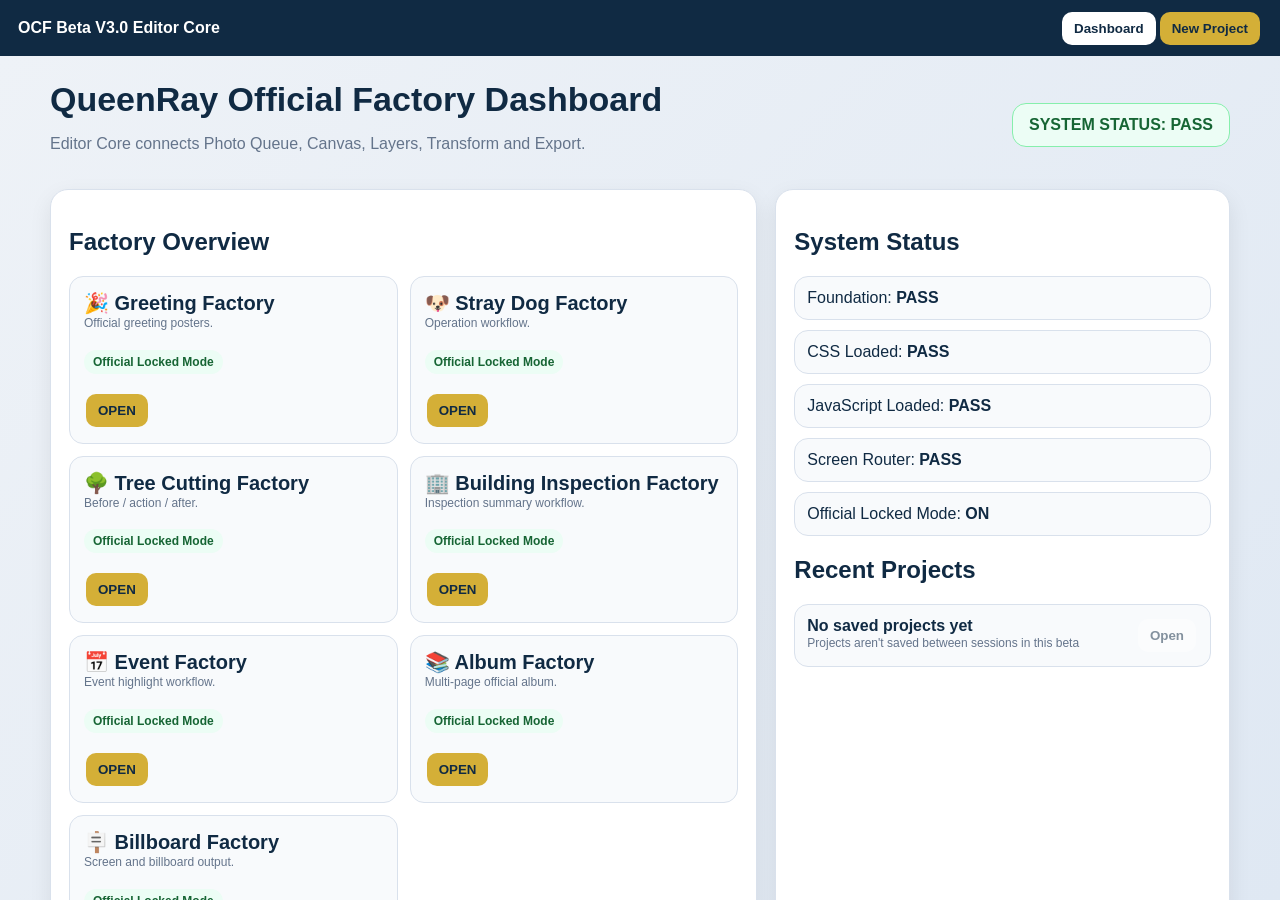
<file: index.html>
<!DOCTYPE html><html><head><meta charset='utf-8'><title>OCF Beta V3.0 Editor Core</title><link rel='stylesheet' href='css/main.css'></head><body>
<div class="top"><b id="topTitle">OCF Beta V3.0 Editor Core</b><div><button class="btn light" onclick="backDashboard()">Dashboard</button><button class="btn gold" onclick="newProject()">New Project</button></div></div>
<input id="photoInput" type="file" accept="image/jpeg,image/png,image/webp" multiple style="display:none" onchange="handlePhotos(event)">
<main id="dashboardScreen" class="screen"><section class="header"><div><h1>QueenRay Official Factory Dashboard</h1><p>Editor Core connects Photo Queue, Canvas, Layers, Transform and Export.</p></div><div class="status">SYSTEM STATUS: PASS</div></section><section class="grid"><div class="card" id="factoryOverviewPanel"><h2>Factory Overview</h2><div id="factoryGrid" class="factoryGrid"></div></div><div class="card"><h2>System Status</h2><div class="panel">Foundation: <b id="foundationStatus">CHECKING</b></div><div class="panel">CSS Loaded: <b id="cssStatus">CHECKING</b></div><div class="panel">JavaScript Loaded: <b id="jsStatus">CHECKING</b></div><div class="panel">Screen Router: <b id="routerStatus">CHECKING</b></div><div class="panel">Official Locked Mode: <b>ON</b></div><h2>Recent Projects</h2><div class="projectRow"><div><b>No saved projects yet</b><div class="small">Projects aren't saved between sessions in this beta</div></div><button class="btn light" disabled title="No saved projects yet">Open</button></div></div></section></main>
<main id="workspaceScreen" class="screen"><div class="workspaceTop"><div><b id="activeFactoryName">Greeting Factory</b><span id="activeFactoryDesc">Official greeting poster workflow</span></div><div><button class="btn light" onclick="backDashboard()">← Back to Dashboard</button><button class="btn gold" onclick="exportPNG()">Export PNG</button></div></div><div class="workflowTop"><span onclick="menuUploadPhotos()">Upload Photos</span><span onclick="menuPhotoQueue()">Photo Queue</span><span onclick="menuChooseHero()">Choose Hero</span><span onclick="menuCanvas()">Canvas</span><span onclick="menuTransform()">Transform</span><span onclick="menuLayers()">Layers</span><span onclick="menuExport()">Export</span></div>
<div class="workgrid"><aside class="left"><h3>Workflow</h3><div class="step">Dashboard → Factory → Workspace</div><div class="step">Upload Photos → Photo Queue</div><div class="step">Choose Hero → Canvas</div><div class="step">Object Transform → Layer Engine</div><div class="step">Export PNG</div><h3 id="uploadHeading">Upload Photos</h3><button class="btn gold" onclick="uploadPhotos()">Upload Photos</button><div id="dropZone" class="dropZone">Drag & Drop JPG / PNG / WEBP here</div><div class="small" id="photoCount">0 photos</div><h3 id="queueHeading">Photo Queue</h3><div id="queueHint" class="queueHint"></div><div id="photoQueue" class="queue"></div><h3 id="layersHeading">Layers</h3><div id="layersList"></div></aside>
<section class="center" id="canvasSection"><div id="canvasWrap" class="canvasWrap"><div class="canvas" id="canvas"><div id="heroLayer" class="layerObj" style="z-index:1" onmousedown="heroPointerDown(event)" ondblclick="replaceHeroPhoto()"><span class="placeholder">Hero Photo Area</span><img id="heroImg" draggable="false"><div class="handle h-br" onmousedown="resizePointerDown(event)"></div><div class="handle h-rot" onmousedown="handleDown(event,'rotate')"></div></div><div id="support1Layer" class="layerObj slotLayer hidden" style="z-index:2" onmousedown="objectDown(event,'support1Layer')"><span class="placeholder">Photo</span><img id="support1Img" class="slotImg" draggable="false"><div class="handle h-br" onmousedown="handleDown(event,'resize')"></div><div class="handle h-rot" onmousedown="handleDown(event,'rotate')"></div></div><div id="support2Layer" class="layerObj slotLayer hidden" style="z-index:3" onmousedown="objectDown(event,'support2Layer')"><span class="placeholder">Photo</span><img id="support2Img" class="slotImg" draggable="false"><div class="handle h-br" onmousedown="handleDown(event,'resize')"></div><div class="handle h-rot" onmousedown="handleDown(event,'rotate')"></div></div><div id="support3Layer" class="layerObj slotLayer hidden" style="z-index:4" onmousedown="objectDown(event,'support3Layer')"><span class="placeholder">Photo</span><img id="support3Img" class="slotImg" draggable="false"><div class="handle h-br" onmousedown="handleDown(event,'resize')"></div><div class="handle h-rot" onmousedown="handleDown(event,'rotate')"></div></div><div id="support4Layer" class="layerObj slotLayer hidden" style="z-index:5" onmousedown="objectDown(event,'support4Layer')"><span class="placeholder">Photo</span><img id="support4Img" class="slotImg" draggable="false"><div class="handle h-br" onmousedown="handleDown(event,'resize')"></div><div class="handle h-rot" onmousedown="handleDown(event,'rotate')"></div></div><div class="grad" style="z-index:7"></div><div id="titleLayer" class="layerObj" style="z-index:10" onmousedown="objectDown(event,'titleLayer')" ondblclick="editTextLayer('titleLayer')">OFFICIAL GREETING POSTER<div class="handle h-br" onmousedown="handleDown(event,'resize')"></div><div class="handle h-rot" onmousedown="handleDown(event,'rotate')"></div></div><div id="subtitleLayer" class="layerObj" style="z-index:11" onmousedown="objectDown(event,'subtitleLayer')" ondblclick="editTextLayer('subtitleLayer')">Official Locked Mode · Auto Layout Preview<div class="handle h-br" onmousedown="handleDown(event,'resize')"></div><div class="handle h-rot" onmousedown="handleDown(event,'rotate')"></div></div><div id="guideV" class="guide guideV"></div><div id="guideH" class="guide guideH"></div></div></div></section>
<aside class="right"><h3>Status</h3><div class="statusLine">Selected Count: <b id="selectedCountStatus">1</b></div><div class="statusLine">Object Type: <b id="objectTypeStatus">Photo Frame</b></div><div class="statusLine">Current Layer: <b id="currentLayerStatus">Hero Photo Area</b></div><div class="statusLine">Selected Object: <b id="selectedStatus">None</b></div><div class="statusLine">Canvas Size: <b id="canvasSizeStatus">1080 × 1920</b></div><div class="statusLine">Total Photos: <b id="totalPhotosStatus">0</b></div><div class="statusLine">Hero Photo: <b id="heroNameStatus">None</b></div>
<h3 id="transformHeading">Object Transform</h3><div class="panel propGrid"><label>X<input id="propX" type="number" oninput="applyProps()"></label><label>Y<input id="propY" type="number" oninput="applyProps()"></label><label>Width<input id="propW" type="number" oninput="applyProps()"></label><label>Height<input id="propH" type="number" oninput="applyProps()"></label><label>Rotation<input id="propRot" type="number" oninput="applyProps()"></label><label>Opacity %<input id="propOpacity" type="number" min="0" max="100" oninput="applyProps()"></label></div>
<h3>Align / Arrange</h3><button class="btn light" onclick="align('left')">Left</button><button class="btn light" onclick="align('center')">Center</button><button class="btn light" onclick="align('right')">Right</button><button class="btn light" onclick="align('top')">Top</button><button class="btn light" onclick="align('middle')">Middle</button><button class="btn light" onclick="align('bottom')">Bottom</button><br><button class="btn light" onclick="bringForward()">Forward</button><button class="btn light" onclick="sendBackward()">Backward</button><button class="btn light" onclick="bringFront()">Front</button><button class="btn light" onclick="sendBack()">Back</button>
<h3>Properties</h3><label>Rename Layer</label><input id="renameLayerInput"><button class="btn gold" onclick="renameLayer()">Rename</button><div class="panel"><label>Title</label><textarea id="titleInput" oninput="updateText()">OFFICIAL GREETING POSTER</textarea><label>Subtitle</label><textarea id="subtitleInput" oninput="updateText()">Official Locked Mode · Greeting Classic</textarea></div><h3>Zoom</h3><button class="btn light" onclick="setZoom(50)">50%</button><button class="btn light" onclick="setZoom(75)">75%</button><button class="btn light" onclick="setZoom(100)">100%</button><h3 id="exportHeading">Export</h3><button class="btn gold" onclick="exportPNG()">Export PNG</button><h3>Official Locked Mode</h3><div class="panel lockList"><label><input type="checkbox" checked disabled> Photo Lock</label><label><input type="checkbox" checked disabled> Logo Lock</label><label><input type="checkbox" checked disabled> Face Lock</label><label><input type="checkbox" checked disabled> Original Photo Mode</label></div></aside>
</div><div class="statusBar">Canvas: <b id="sbCanvas">1080 × 1920</b> Zoom: <b id="sbZoom">100%</b> Selected: <b id="sbSelected">None</b> Layers: <b id="sbLayers">0</b> Photos: <b id="sbPhotos">0</b></div></main>
<script src='js/screenRouter.js'></script><script src='js/factoryManager.js'></script><script src='js/app.js'></script></body></html>
</file>
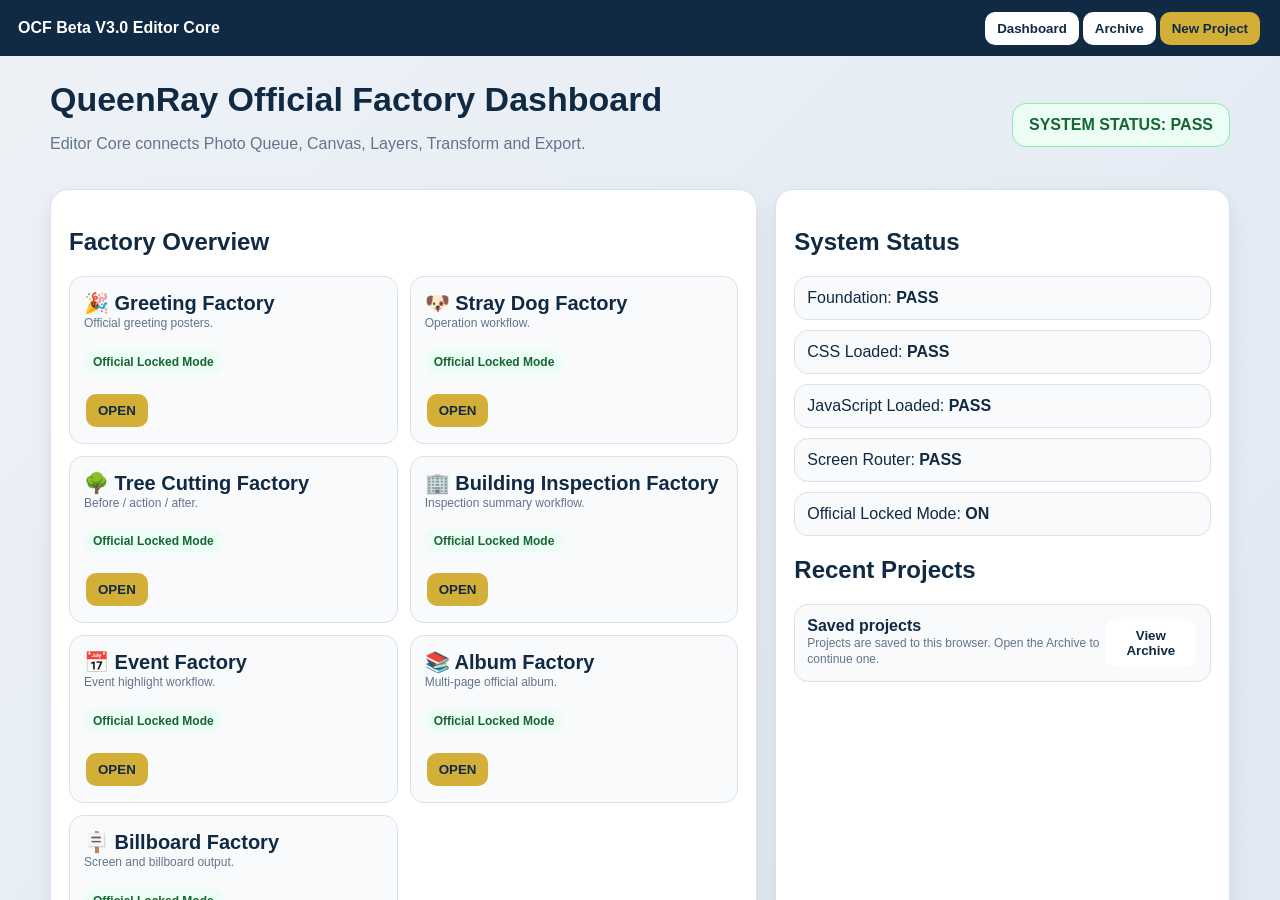
<file: OCF_START.html>
<!DOCTYPE html><html><head><meta charset='utf-8'><title>OCF Beta V3.0 Editor Core</title><style>
*{box-sizing:border-box}html,body{margin:0;width:100vw;height:100vh;overflow:hidden;font-family:Arial;background:#eef2f7;color:#102A43}
.top{height:56px;background:#102A43;color:white;display:flex;align-items:center;justify-content:space-between;padding:0 18px}
.btn{border:0;border-radius:10px;padding:9px 12px;font-weight:700;cursor:pointer;margin:2px}.gold{background:#D4AF37;color:#102A43}.light{background:white;color:#102A43}.red{background:#dc2626;color:white}
.screen{position:fixed;left:0;right:0;top:56px;bottom:0;width:100vw;height:calc(100vh - 56px);display:none}.screen.active{display:block}
#dashboardScreen{overflow:auto;padding:24px;background:linear-gradient(135deg,#eef2f7,#dfe8f3)}#workspaceScreen{overflow:hidden;background:#dfe8f3}
.header{max-width:1180px;margin:0 auto 20px;display:flex;align-items:center;justify-content:space-between}.header h1{margin:0;font-size:34px}.header p{color:#64748b}
.status{background:#ecfdf5;border:1px solid #86efac;color:#166534;border-radius:14px;padding:12px 16px;font-weight:900}
.grid{max-width:1180px;margin:auto;display:grid;grid-template-columns:1.4fr .9fr;gap:18px}.card{background:white;border:1px solid #d9e1ec;border-radius:18px;padding:18px;box-shadow:0 8px 22px rgba(0,0,0,.08)}
.panel{border:1px solid #d9e1ec;border-radius:14px;padding:12px;background:#f8fafc;margin:10px 0}.factoryGrid{display:grid;grid-template-columns:repeat(2,1fr);gap:12px}
.archiveCard{display:grid;grid-template-columns:90px 1fr auto;gap:14px;align-items:center;background:white;border:1px solid #d9e1ec;border-radius:14px;padding:12px;margin:0 0 10px;box-shadow:0 4px 12px rgba(0,0,0,.05)}.archiveThumb{width:90px;height:90px;border-radius:10px;background-size:cover;background-position:center;background-color:#f1f5f9}.archiveInfo b{font-size:15px}.archiveActions{display:flex;flex-direction:column;gap:6px}
#saveStatus{color:#64748b;font-size:12px;margin-right:8px;font-weight:700}
.factory{border:1px solid #d9e1ec;border-radius:14px;padding:14px;background:#f8fafc;cursor:pointer}.factory:hover{border-color:#D4AF37;box-shadow:0 8px 18px rgba(0,0,0,.08)}.factory b{font-size:20px}.small{font-size:12px;color:#64748b;line-height:1.4}
.badge{display:inline-block;background:#ecfdf5;color:#166534;padding:5px 9px;border-radius:999px;font-size:12px;font-weight:800}.projectRow{border:1px solid #d9e1ec;border-radius:14px;padding:12px;background:#f8fafc;display:flex;justify-content:space-between;margin:10px 0}
.workspaceTop{height:72px;background:white;border-bottom:1px solid #d9e1ec;display:flex;align-items:center;justify-content:space-between;padding:0 18px}.workspaceTop b{font-size:20px}.workspaceTop span{display:block;color:#64748b;font-size:12px}
.workflowTop{height:44px;background:#102A43;color:white;display:flex;align-items:center;justify-content:center;gap:9px;font-size:12px}.workflowTop span{background:rgba(255,255,255,.13);border-radius:999px;padding:6px 9px}
.workgrid{height:calc(100vh - 56px - 72px - 44px - 34px);display:grid;grid-template-columns:340px 190px 1fr 390px}.left,.right{background:white;padding:16px;overflow:auto;border-right:1px solid #d9e1ec}.right{border-left:1px solid #d9e1ec;border-right:0}.center{display:flex;align-items:center;justify-content:center;background:#dfe8f3;position:relative}.pagePanel{background:#f8fafc;padding:12px;overflow-y:auto;border-right:1px solid #d9e1ec}.pageCard{display:flex;gap:8px;align-items:center;border:1px solid #d9e1ec;border-radius:10px;padding:8px 10px;margin:0 0 8px;background:white;cursor:pointer}.pageCard.active{border-color:#D4AF37;background:#fff8dc}.pageThumb{width:28px;height:28px;border-radius:6px;background:#f1f5f9;display:flex;align-items:center;justify-content:center;font-size:12px;font-weight:900;flex-shrink:0;color:#102A43}.pageInfo{overflow:hidden;min-width:0}.pageTitle{font-size:12px;font-weight:800;color:#102A43;white-space:nowrap;overflow:hidden;text-overflow:ellipsis}.pageMeta{font-size:10px;color:#64748b;font-weight:600;white-space:nowrap;overflow:hidden;text-overflow:ellipsis}
.statusBar{height:34px;background:#0f2740;color:white;display:flex;align-items:center;gap:18px;padding:0 16px;font-size:12px}
.canvasWrap{transform-origin:center center}.canvas{width:420px;height:746px;background:white;position:relative;overflow:hidden;box-shadow:0 14px 36px rgba(0,0,0,.22)}
.layerObj{position:absolute;user-select:none;cursor:pointer;transform-origin:center center}.layerObj.selected{outline:3px solid #D4AF37;outline-offset:-3px}.layerObj.locked{cursor:not-allowed}.layerObj.hidden{display:none}
#heroLayer{left:0;top:0;width:420px;height:522px;background:linear-gradient(135deg,#c7dcf8,#f8fafc);overflow:hidden;display:flex;align-items:center;justify-content:center;font-weight:900;font-size:24px}
#heroImg{position:absolute;left:0;top:0;display:none;cursor:move;user-select:none}.hasPhoto .placeholder{display:none}
.handle{position:absolute;width:12px;height:12px;background:#D4AF37;border:2px solid white;border-radius:50%;display:none;z-index:30}.selected .handle{display:block}
.h-br{right:-7px;bottom:-7px;cursor:nwse-resize}.h-rot{left:50%;top:-34px;transform:translateX(-50%);cursor:grab;background:#38bdf8}
.guide{position:absolute;background:#ff3333;z-index:1000;display:none;pointer-events:none}.guideV{width:1px;height:746px;left:210px;top:0}.guideH{height:1px;width:420px;top:373px;left:0}
.grad{position:absolute;left:0;right:0;bottom:0;height:48%;background:linear-gradient(to top,rgba(16,42,67,1),rgba(16,42,67,.78),rgba(16,42,67,.35),rgba(16,42,67,0));pointer-events:none}
#titleLayer{left:24px;top:585px;width:360px;min-height:44px;color:white;font-size:30px;font-weight:900}#subtitleLayer{left:24px;top:666px;width:360px;min-height:28px;color:#dce7ff;font-size:16px;font-weight:700}
.step{border-left:4px solid #D4AF37;padding:9px 10px;margin:8px 0;background:white;border-radius:10px;font-weight:700}
.queue{min-height:130px;border:1px solid #d9e1ec;border-radius:14px;padding:10px;display:grid;grid-template-columns:1fr;gap:10px;background:white}.emptyQueue{display:flex;align-items:center;justify-content:center;min-height:90px;color:#64748b}
.photoItem{display:grid;grid-template-columns:72px 1fr auto;gap:10px;align-items:center;border:1px solid #d9e1ec;border-radius:12px;padding:8px;background:#f8fafc;cursor:grab}.photoItem.hero{border-color:#D4AF37;background:#fff8dc}.photoThumb{height:62px;border-radius:10px;background-size:cover;background-position:center}.photoName{font-weight:800;font-size:13px}.photoMeta{font-size:11px;color:#64748b}.photoActions{display:flex;flex-direction:column;gap:5px}.miniBtn{border:0;border-radius:8px;padding:5px 7px;font-size:11px;font-weight:800;cursor:pointer}.heroBadge{display:inline-block;background:#D4AF37;color:#102A43;border-radius:999px;padding:3px 7px;font-size:10px;font-weight:900;margin-left:4px}
.dropZone{border:2px dashed #94a3b8;background:#f8fafc;border-radius:16px;padding:16px;text-align:center;color:#64748b;margin:10px 0}.dropZone.dragover{border-color:#D4AF37;background:#fff8dc;color:#102A43}
.layerRow{display:grid;grid-template-columns:26px 26px 1fr;gap:6px;align-items:center;border:1px solid #d9e1ec;border-radius:12px;padding:8px;margin:7px 0;background:white;cursor:pointer}.layerRow.active{border-color:#D4AF37;background:#fff8dc}.layerRow button{border:0;background:#f1f5f9;border-radius:7px;cursor:pointer;padding:5px}.layerName{font-size:13px;font-weight:800;overflow:hidden;text-overflow:ellipsis;white-space:nowrap}
.propGrid{display:grid;grid-template-columns:1fr 1fr;gap:8px}.propGrid label{font-size:11px;color:#64748b;font-weight:800}textarea,select,input{width:100%;padding:8px;border:1px solid #d9e1ec;border-radius:10px}textarea{min-height:74px}.statusLine{background:white;border:1px solid #d9e1ec;border-radius:12px;padding:10px;margin:8px 0;font-size:13px}.lockList label{display:block;margin:8px 0;font-weight:700;color:#166534}
.workflowTop span{cursor:pointer;transition:background .15s}
.workflowTop span:hover{background:rgba(255,255,255,.28)}
.focusFlash{outline:3px solid #38bdf8;outline-offset:2px;box-shadow:0 0 0 6px rgba(56,189,248,.25);transition:outline-color .2s,box-shadow .2s}
.heroHintFlash{outline:3px solid #38bdf8 !important;outline-offset:-3px}
.queueHint{font-size:12px;color:#0f2740;font-weight:800;background:#e0f2fe;border:1px solid #7dd3fc;border-radius:10px;padding:0 10px;margin:0;max-height:0;overflow:hidden;opacity:0;transition:all .25s}
.queueHint.show{padding:8px 10px;margin:8px 0;max-height:60px;opacity:1}
.btn[disabled]{opacity:.5;cursor:not-allowed}
.photoItem.loading .photoThumb{display:flex;align-items:center;justify-content:center;color:#94a3b8;background:#f1f5f9}
.slotLayer{background:linear-gradient(135deg,#c7dcf8,#f8fafc);overflow:hidden;display:flex;align-items:center;justify-content:center;font-weight:900;font-size:14px;color:#94a3b8}
.slotImg{position:absolute;left:0;top:0;display:none;cursor:move;user-select:none}
</style></head><body>
<div class="top"><b id="topTitle">OCF Beta V3.0 Editor Core</b><div><button class="btn light" onclick="backDashboard()">Dashboard</button><button class="btn light" onclick="openArchiveScreen()">Archive</button><button class="btn gold" onclick="newProject()">New Project</button></div></div>
<input id="photoInput" type="file" accept="image/jpeg,image/png,image/webp" multiple style="display:none" onchange="handlePhotos(event)">
<main id="dashboardScreen" class="screen"><section class="header"><div><h1>QueenRay Official Factory Dashboard</h1><p>Editor Core connects Photo Queue, Canvas, Layers, Transform and Export.</p></div><div class="status">SYSTEM STATUS: PASS</div></section><section class="grid"><div class="card" id="factoryOverviewPanel"><h2>Factory Overview</h2><div id="factoryGrid" class="factoryGrid"></div></div><div class="card"><h2>System Status</h2><div class="panel">Foundation: <b id="foundationStatus">CHECKING</b></div><div class="panel">CSS Loaded: <b id="cssStatus">CHECKING</b></div><div class="panel">JavaScript Loaded: <b id="jsStatus">CHECKING</b></div><div class="panel">Screen Router: <b id="routerStatus">CHECKING</b></div><div class="panel">Official Locked Mode: <b>ON</b></div><h2>Recent Projects</h2><div class="projectRow"><div><b>Saved projects</b><div class="small">Projects are saved to this browser. Open the Archive to continue one.</div></div><button class="btn light" onclick="openArchiveScreen()">View Archive</button></div></div></section></main>
<main id="archiveScreen" class="screen"><section class="header"><div><h1>Project Archive</h1><p>Saved projects on this browser. Open one to continue exactly where you left off.</p></div><button class="btn light" onclick="backDashboard()">← Back to Dashboard</button></section><section style="max-width:1180px;margin:0 auto"><div id="archiveList"></div></section></main>
<main id="workspaceScreen" class="screen"><div class="workspaceTop"><div><b id="activeFactoryName">Greeting Factory</b><span id="activeFactoryDesc">Official greeting poster workflow</span></div><div><button class="btn light" onclick="backDashboard()">← Back to Dashboard</button><span id="saveStatus"></span><button class="btn light" onclick="saveProjectNow()">Save Project</button><button class="btn gold" onclick="exportPNG()">Export PNG</button></div></div><div class="workflowTop"><span onclick="menuUploadPhotos()">Upload Photos</span><span onclick="menuPhotoQueue()">Photo Queue</span><span onclick="menuChooseHero()">Choose Hero</span><span onclick="menuCanvas()">Canvas</span><span onclick="menuTransform()">Transform</span><span onclick="menuLayers()">Layers</span><span onclick="menuExport()">Export</span></div>
<div class="workgrid"><aside class="left"><h3>Workflow</h3><div class="step">Dashboard → Factory → Workspace</div><div class="step">Upload Photos → Photo Queue</div><div class="step">Choose Hero → Canvas</div><div class="step">Object Transform → Layer Engine</div><div class="step">Export PNG</div><h3 id="uploadHeading">Upload Photos</h3><button class="btn gold" onclick="uploadPhotos()">Upload Photos</button><div id="dropZone" class="dropZone">Drag & Drop JPG / PNG / WEBP here</div><div class="small" id="photoCount">0 photos</div><h3 id="pasteHeading">Paste Text</h3><textarea id="pasteTextInput" placeholder="Paste WhatsApp or other text here" oninput="capturePastedText()"></textarea><div id="pasteDetected" class="small"></div><h3 id="eventInfoHeading">Event Details (Auto-Extracted)</h3><div class="panel propGrid"><label>Date<input id="eventDateInput" oninput="updateEventInfoField('date',this.value)"></label><label>Time<input id="eventTimeInput" oninput="updateEventInfoField('time',this.value)"></label><label>Location<input id="eventLocationInput" oninput="updateEventInfoField('location',this.value)"></label><label>Department<input id="eventDepartmentInput" oninput="updateEventInfoField('department',this.value)"></label></div><label>Activity<textarea id="eventActivityInput" oninput="updateEventInfoField('activity',this.value)"></textarea></label><label>Result<textarea id="eventResultInput" oninput="updateEventInfoField('result',this.value)"></textarea></label><label>Public Information<textarea id="eventPublicInfoInput" oninput="updateEventInfoField('publicInfo',this.value)"></textarea></label><label>Closing Message<textarea id="eventClosingInput" oninput="updateEventInfoField('closing',this.value)"></textarea></label><h3 id="captionsHeading">Facebook Caption</h3><textarea id="facebookCaptionOutput" oninput="markCaptionEdited(this)"></textarea><h3>TikTok Caption</h3><textarea id="tiktokCaptionOutput" oninput="markCaptionEdited(this)"></textarea><h3 id="queueHeading">Photo Queue</h3><div id="queueHint" class="queueHint"></div><div id="photoQueue" class="queue"></div><h3 id="heroAnalysisHeading">Hero Analysis</h3><div id="heroAnalysisPanel" class="small">Upload photos to see analysis.</div><div id="buildDraftPanel" class="small">Upload photos to build a draft.</div><h3 id="layersHeading">Layers</h3><div id="layersList"></div></aside>
<aside class="pagePanel"><h3 id="pagesHeading">Pages</h3><div id="pageList"></div><button class="btn gold" onclick="addPage()">Add Page</button><button class="btn light" onclick="duplicatePage()">Duplicate Page</button><button class="btn red" id="deletePageBtn" onclick="deletePage(project.activePageIndex)">Delete Page</button><button class="btn light" onclick="prevPage()">◀ Prev Page</button><button class="btn light" onclick="nextPage()">Next Page ▶</button></aside>
<section class="center" id="canvasSection"><div id="canvasWrap" class="canvasWrap"><div class="canvas" id="canvas"><div id="heroLayer" class="layerObj" style="z-index:1" onmousedown="heroPointerDown(event)" ondblclick="replaceHeroPhoto()"><span class="placeholder">Hero Photo Area</span><img id="heroImg" draggable="false"><div class="handle h-br" onmousedown="resizePointerDown(event)"></div><div class="handle h-rot" onmousedown="handleDown(event,'rotate')"></div></div><div id="support1Layer" class="layerObj slotLayer hidden" style="z-index:2" onmousedown="objectDown(event,'support1Layer')"><span class="placeholder">Photo</span><img id="support1Img" class="slotImg" draggable="false"><div class="handle h-br" onmousedown="handleDown(event,'resize')"></div><div class="handle h-rot" onmousedown="handleDown(event,'rotate')"></div></div><div id="support2Layer" class="layerObj slotLayer hidden" style="z-index:3" onmousedown="objectDown(event,'support2Layer')"><span class="placeholder">Photo</span><img id="support2Img" class="slotImg" draggable="false"><div class="handle h-br" onmousedown="handleDown(event,'resize')"></div><div class="handle h-rot" onmousedown="handleDown(event,'rotate')"></div></div><div id="support3Layer" class="layerObj slotLayer hidden" style="z-index:4" onmousedown="objectDown(event,'support3Layer')"><span class="placeholder">Photo</span><img id="support3Img" class="slotImg" draggable="false"><div class="handle h-br" onmousedown="handleDown(event,'resize')"></div><div class="handle h-rot" onmousedown="handleDown(event,'rotate')"></div></div><div id="support4Layer" class="layerObj slotLayer hidden" style="z-index:5" onmousedown="objectDown(event,'support4Layer')"><span class="placeholder">Photo</span><img id="support4Img" class="slotImg" draggable="false"><div class="handle h-br" onmousedown="handleDown(event,'resize')"></div><div class="handle h-rot" onmousedown="handleDown(event,'rotate')"></div></div><div class="grad" style="z-index:7"></div><div id="titleLayer" class="layerObj" style="z-index:10" onmousedown="objectDown(event,'titleLayer')" ondblclick="editTextLayer('titleLayer')">OFFICIAL GREETING POSTER<div class="handle h-br" onmousedown="handleDown(event,'resize')"></div><div class="handle h-rot" onmousedown="handleDown(event,'rotate')"></div></div><div id="subtitleLayer" class="layerObj" style="z-index:11" onmousedown="objectDown(event,'subtitleLayer')" ondblclick="editTextLayer('subtitleLayer')">Official Locked Mode · Auto Layout Preview<div class="handle h-br" onmousedown="handleDown(event,'resize')"></div><div class="handle h-rot" onmousedown="handleDown(event,'rotate')"></div></div><div id="guideV" class="guide guideV"></div><div id="guideH" class="guide guideH"></div></div></div></section>
<aside class="right"><h3>Status</h3><div class="statusLine">Selected Count: <b id="selectedCountStatus">1</b></div><div class="statusLine">Object Type: <b id="objectTypeStatus">Photo Frame</b></div><div class="statusLine">Current Layer: <b id="currentLayerStatus">Hero Photo Area</b></div><div class="statusLine">Selected Object: <b id="selectedStatus">None</b></div><div class="statusLine">Canvas Size: <b id="canvasSizeStatus">1080 × 1920</b></div><div class="statusLine">Total Photos: <b id="totalPhotosStatus">0</b></div><div class="statusLine">Hero Photo: <b id="heroNameStatus">None</b></div>
<h3 id="transformHeading">Object Transform</h3><div class="panel propGrid"><label>X<input id="propX" type="number" oninput="applyProps()"></label><label>Y<input id="propY" type="number" oninput="applyProps()"></label><label>Width<input id="propW" type="number" oninput="applyProps()"></label><label>Height<input id="propH" type="number" oninput="applyProps()"></label><label>Rotation<input id="propRot" type="number" oninput="applyProps()"></label><label>Opacity %<input id="propOpacity" type="number" min="0" max="100" oninput="applyProps()"></label></div>
<h3>Align / Arrange</h3><button class="btn light" onclick="align('left')">Left</button><button class="btn light" onclick="align('center')">Center</button><button class="btn light" onclick="align('right')">Right</button><button class="btn light" onclick="align('top')">Top</button><button class="btn light" onclick="align('middle')">Middle</button><button class="btn light" onclick="align('bottom')">Bottom</button><br><button class="btn light" onclick="bringForward()">Forward</button><button class="btn light" onclick="sendBackward()">Backward</button><button class="btn light" onclick="bringFront()">Front</button><button class="btn light" onclick="sendBack()">Back</button>
<h3>Properties</h3><label>Rename Layer</label><input id="renameLayerInput"><button class="btn gold" onclick="renameLayer()">Rename</button><div class="panel"><label>Title</label><textarea id="titleInput" oninput="updateText()">OFFICIAL GREETING POSTER</textarea><label>Subtitle</label><textarea id="subtitleInput" oninput="updateText()">Official Locked Mode · Greeting Classic</textarea></div><h3>Zoom</h3><button class="btn light" onclick="setZoom(50)">50%</button><button class="btn light" onclick="setZoom(75)">75%</button><button class="btn light" onclick="setZoom(100)">100%</button><h3 id="exportHeading">Export</h3><button class="btn gold" onclick="exportPNG()">Export PNG</button><button class="btn light" onclick="exportAllPages()">Export All Pages</button><h3>Official Locked Mode</h3><div class="panel lockList"><label><input type="checkbox" checked disabled> Photo Lock</label><label><input type="checkbox" checked disabled> Logo Lock</label><label><input type="checkbox" checked disabled> Face Lock</label><label><input type="checkbox" checked disabled> Original Photo Mode</label></div></aside>
</div><div class="statusBar">Canvas: <b id="sbCanvas">1080 × 1920</b> Zoom: <b id="sbZoom">100%</b> Selected: <b id="sbSelected">None</b> Layers: <b id="sbLayers">0</b> Photos: <b id="sbPhotos">0</b></div></main>
<script>
const ScreenRouter={current:null,screens:{},init(){this.screens={dashboard:document.getElementById('dashboardScreen'),workspace:document.getElementById('workspaceScreen'),archive:document.getElementById('archiveScreen')};this.showScreen('dashboard')},showScreen(name){Object.keys(this.screens).forEach(k=>{const s=this.screens[k];s.classList.toggle('active',k===name);s.setAttribute('aria-hidden',k===name?'false':'true')});this.current=name;updateStatusBar()}};
function showScreen(name){ScreenRouter.showScreen(name)}
</script><script>
const FactoryManager={factories:[['🎉','Greeting Factory','Official greeting posters.','OFFICIAL GREETING POSTER','Greeting Classic'],['🐶','Stray Dog Factory','Operation workflow.','OPERASI KAWALAN ANJING LIAR','Operation 5 Pages'],['🌳','Tree Cutting Factory','Before / action / after.','KERJA PEMOTONGAN POKOK','Before Action After'],['🏢','Building Inspection Factory','Inspection summary workflow.','PEMERIKSAAN BANGUNAN','Inspection Report'],['📅','Event Factory','Event highlight workflow.','SOROTAN PROGRAM RASMI','Event Highlight'],['📚','Album Factory','Multi-page official album.','ALBUM RASMI','Album Layout'],['🪧','Billboard Factory','Screen and billboard output.','PAPARAN RASMI','Billboard 4:3 / 16:9']],active:null,render(){factoryGrid.innerHTML='';this.factories.forEach(f=>{const d=document.createElement('div');d.className='factory';d.innerHTML=`<b>${f[0]} ${f[1]}</b><div class="small">${f[2]}</div><br><span class="badge">Official Locked Mode</span><br><br><button class="btn gold" type="button">OPEN</button>`;d.onclick=()=>this.open(f[1]);d.querySelector('button').onclick=e=>{e.preventDefault();e.stopPropagation();this.open(f[1])};factoryGrid.appendChild(d)})},open(name){this.active=this.factories.find(f=>f[1]===name)||this.factories[0];Workspace.loadFactory(this.active);ScreenRouter.showScreen('workspace')}};
</script><script>
/* ---- ProjectStore: IndexedDB-backed persistence. Swappable interface (init/saveProject/getProject/
   listProjects/deleteProject/savePhotoBlob/getPhotoBlob/deletePhotoBlob) so a future server-backed store
   (e.g. cPanel + MySQL) can replace this without changing any calling code. Project records hold plain
   state only (no image bytes); uploaded photo data lives in photoBlobs as real Blobs - avoids base64
   bloat and localStorage's small quota for large multi-photo projects. ---- */
const ProjectStore=(function(){
 const DB_NAME='OCFArchiveDB',DB_VERSION=1;
 let dbPromise=null;
 function open(){
  if(dbPromise)return dbPromise;
  dbPromise=new Promise((resolve,reject)=>{
   const req=indexedDB.open(DB_NAME,DB_VERSION);
   req.onupgradeneeded=()=>{
    const db=req.result;
    if(!db.objectStoreNames.contains('projects'))db.createObjectStore('projects',{keyPath:'id'});
    if(!db.objectStoreNames.contains('photoBlobs'))db.createObjectStore('photoBlobs',{keyPath:'photoId'})
   };
   req.onsuccess=()=>resolve(req.result);
   req.onerror=()=>reject(req.error)
  });
  return dbPromise
 }
 async function store(name,mode){const db=await open();return db.transaction(name,mode).objectStore(name)}
 function wrap(req){return new Promise((resolve,reject)=>{req.onsuccess=()=>resolve(req.result);req.onerror=()=>reject(req.error)})}
 return{
  async saveProject(record){const s=await store('projects','readwrite');return wrap(s.put(record))},
  async getProject(id){const s=await store('projects','readonly');const r=await wrap(s.get(id));return r||null},
  async listProjects(){const s=await store('projects','readonly');const r=await wrap(s.getAll());return r||[]},
  async deleteProject(id){const s=await store('projects','readwrite');return wrap(s.delete(id))},
  async savePhotoBlob(photoId,blob){const s=await store('photoBlobs','readwrite');return wrap(s.put({photoId,blob}))},
  async getPhotoBlob(photoId){const s=await store('photoBlobs','readonly');const r=await wrap(s.get(photoId));return r?r.blob:null},
  async deletePhotoBlob(photoId){const s=await store('photoBlobs','readwrite');return wrap(s.delete(photoId))}
 }
})();
function generateProjectId(){return 'proj_'+Date.now()+'_'+Math.random().toString(36).slice(2,9)}

let photos=[],heroIndex=null,hero={x:0,y:0,w:420,h:522,src:null};
let selectedLayers=['heroLayer'], dragMode=null, startX=0,startY=0,startRect=null, zoom=100;
let replaceMode=false;
let pastedText='';

const layerData=[
 {id:'heroLayer',name:'Hero Photo Area',type:'Photo Frame',locked:false,hidden:false,rotation:0,opacity:1,z:1},
 {id:'support1Layer',name:'Support Photo 1',type:'Photo Frame',locked:false,hidden:true,rotation:0,opacity:1,z:2},
 {id:'support2Layer',name:'Support Photo 2',type:'Photo Frame',locked:false,hidden:true,rotation:0,opacity:1,z:3},
 {id:'support3Layer',name:'Support Photo 3',type:'Photo Frame',locked:false,hidden:true,rotation:0,opacity:1,z:4},
 {id:'support4Layer',name:'Support Photo 4',type:'Photo Frame',locked:false,hidden:true,rotation:0,opacity:1,z:5},
 {id:'titleLayer',name:'Title',type:'Text',locked:false,hidden:false,rotation:0,opacity:1,z:10},
 {id:'subtitleLayer',name:'Subtitle',type:'Text',locked:false,hidden:false,rotation:0,opacity:1,z:11}
];

/* ---- Auto Layout Engine: photo-count -> slot rectangles within the 420x522 photo zone ---- */
const SUPPORT_SLOTS=['support1Layer','support2Layer','support3Layer','support4Layer'];
const LAYOUT_TEMPLATES={
 1:{heroLayer:{x:0,y:0,w:420,h:522}},
 2:{heroLayer:{x:0,y:0,w:420,h:388},support1Layer:{x:0,y:396,w:420,h:126}},
 3:{heroLayer:{x:0,y:0,w:420,h:388},support1Layer:{x:0,y:396,w:204,h:126},support2Layer:{x:212,y:396,w:208,h:126}},
 4:{heroLayer:{x:0,y:0,w:420,h:356},support1Layer:{x:0,y:364,w:134,h:158},support2Layer:{x:142,y:364,w:134,h:158},support3Layer:{x:284,y:364,w:136,h:158}},
 5:{heroLayer:{x:0,y:0,w:420,h:296},support1Layer:{x:0,y:304,w:204,h:105},support2Layer:{x:212,y:304,w:208,h:105},support3Layer:{x:0,y:417,w:204,h:105},support4Layer:{x:212,y:417,w:208,h:105}}
};
const slotPhoto={support1Layer:{x:0,y:0,w:0,h:0,src:null},support2Layer:{x:0,y:0,w:0,h:0,src:null},support3Layer:{x:0,y:0,w:0,h:0,src:null},support4Layer:{x:0,y:0,w:0,h:0,src:null}};

const Workspace={
 loadFactory(f){
  topTitle.textContent='OCF Beta V3.0 · '+f[1];
  activeFactoryName.textContent=f[0]+' '+f[1]; activeFactoryDesc.textContent=f[2];
  setLayerText('titleLayer',f[3]); setLayerText('subtitleLayer','Official Locked Mode · '+f[4]);
  titleInput.value=f[3]; subtitleInput.value='Official Locked Mode · '+f[4];
  this.resetPhoto(); renderQueue(); updateHero(); selectLayer('heroLayer',false); renderLayers(); syncProps(); updateStatusBar();
  project.id=generateProjectId(); project.name=f[1]; project.createdAt=new Date().toISOString(); project.updatedAt=project.createdAt; project.status='draft';
  project.pages=[serializeActivePage()]; project.activePageIndex=0; renderPageList();
  setSaveStatus('');
 },
 resetPhoto(){
  photos=[];heroIndex=null;
  replaceMode=false;
  clearSlot('heroLayer');
  SUPPORT_SLOTS.forEach(clearSlot)
 }
};

function markPass(){foundationStatus.textContent='PASS';cssStatus.textContent='PASS';jsStatus.textContent='PASS';routerStatus.textContent='PASS'}
function backDashboard(){ScreenRouter.showScreen('dashboard');topTitle.textContent='OCF Beta V3.0 Editor Core'}
function newProject(){ScreenRouter.showScreen('dashboard');focusSection('factoryOverviewPanel')}
function uploadPhotos(){replaceMode=false;photoInput.click()}

function focusSection(id){
 const el=document.getElementById(id);
 if(!el)return;
 el.scrollIntoView({behavior:'smooth',block:'nearest'});
 el.classList.add('focusFlash');
 setTimeout(()=>el.classList.remove('focusFlash'),900)
}
function menuUploadPhotos(){uploadPhotos();focusSection('uploadHeading')}
function menuPhotoQueue(){focusSection('queueHeading')}
function menuChooseHero(){
 focusSection('queueHeading');
 const hint=document.getElementById('queueHint');
 if(hint){
  hint.textContent=photos.length?'Click a photo below, or its Hero button, to set it as the Hero image.':'Upload photos first, then choose one as the Hero image.';
  hint.classList.add('show');
  setTimeout(()=>hint.classList.remove('show'),3000)
 }
 if(heroIndex!==null){
  const queueEl=document.getElementById('photoQueue');
  const items=queueEl?queueEl.querySelectorAll('.photoItem'):[];
  const heroEl=items[heroIndex];
  if(heroEl){heroEl.classList.add('heroHintFlash');setTimeout(()=>heroEl.classList.remove('heroHintFlash'),1200)}
 }
}
function menuCanvas(){focusSection('canvasSection')}
function menuTransform(){focusSection('transformHeading')}
function menuLayers(){focusSection('layersHeading')}
function menuExport(){focusSection('exportHeading')}

function handlePhotos(e){
 const files=[...e.target.files];
 e.target.value='';
 if(replaceMode){
  replaceMode=false;
  const file=files.find(f=>['image/jpeg','image/png','image/webp'].includes(f.type));
  if(!file)return;
  const idx=heroIndex;
  const r=new FileReader();
  r.onload=ev=>{
   photos[idx]={...photos[idx],name:file.name,src:ev.target.result};
   measurePhotoDimensions(photos[idx]);
   loadHero(ev.target.result);
   renderQueue();updateStatusBar()
  };
  r.readAsDataURL(file);
  return;
 }
 addPhotoFiles(files)
}
function addPhotoFiles(files){
 const valid=files.filter(f=>['image/jpeg','image/png','image/webp'].includes(f.type));
 if(!valid.length)return;
 const startIndex=photos.length;
 valid.forEach((file,offset)=>{photos[startIndex+offset]={id:Date.now()+Math.random()+offset,name:file.name,src:null}});
 if(heroIndex===null)heroIndex=startIndex;
 renderQueue();updateStatusBar();autoLayout();
 valid.forEach((file,offset)=>{
  const idx=startIndex+offset;
  const r=new FileReader();
  r.onload=ev=>{
   photos[idx].src=ev.target.result;
   measurePhotoDimensions(photos[idx]);
   renderQueue();updateStatusBar();autoLayout();
   scheduleAutoSave()
  };
  r.readAsDataURL(file)
 })
}
/* ---- Measures natural pixel dimensions once a photo's image data is available. Feeds PhotoAnalyzer only - never read by Renderer/Export. ---- */
function measurePhotoDimensions(photo){
 const img=new Image();
 img.onload=()=>{
  photo.width=img.naturalWidth;
  photo.height=img.naturalHeight;
  analyzeHeroCandidates()
 };
 img.src=photo.src
}
function setupDropZone(){dropZone.addEventListener('dragover',e=>{e.preventDefault();dropZone.classList.add('dragover')});dropZone.addEventListener('dragleave',()=>dropZone.classList.remove('dragover'));dropZone.addEventListener('drop',e=>{e.preventDefault();dropZone.classList.remove('dragover');addPhotoFiles([...e.dataTransfer.files])})}
function renderQueue(){
 photoQueue.innerHTML='';
 if(!photos.length){photoQueue.innerHTML='<div class="emptyQueue">No photos uploaded yet</div>';updateQueueStatus();return}
 photos.forEach((p,i)=>{
  const item=document.createElement('div');
  item.className='photoItem'+(i===heroIndex?' hero':'')+(p.src?'':' loading');
  const unused=lastUnassignedPhotos.find(u=>u.id===p.id);
  item.innerHTML=`<div class="photoThumb" style="${p.src?`background-image:url('${p.src}')`:''}">${p.src?'':'…'}</div><div><div class="photoName">${p.name} ${i===heroIndex?'<span class="heroBadge">HERO</span>':''}</div><div class="photoMeta">${p.src?('Order '+(i+1)):'Loading…'}</div>${unused?'<div class="photoMeta" style="color:#dc2626;font-weight:800">Unused: '+unused.reason+'</div>':''}</div><div class="photoActions"><button class="miniBtn gold">Hero</button><button class="miniBtn light">Rename</button><button class="miniBtn red">Delete</button></div>`;
  item.onclick=()=>setHero(i);
  item.querySelectorAll('button')[0].onclick=e=>{e.stopPropagation();setHero(i)};
  item.querySelectorAll('button')[1].onclick=e=>{e.stopPropagation();renamePhoto(i)};
  item.querySelectorAll('button')[2].onclick=e=>{e.stopPropagation();deletePhoto(i)};
  photoQueue.appendChild(item)
 });
 updateQueueStatus()
}
function setHero(i){if(!photos[i]||!photos[i].src)return;heroIndex=i;loadHero(photos[i].src);renderQueue();updateStatusBar();scheduleAutoSave()}
function renamePhoto(i){const n=prompt('Rename photo:',photos[i].name);if(n&&n.trim()){photos[i].name=n.trim();renderQueue()}}
function deletePhoto(i){
 const wasHero=(heroIndex===i);
 photos.splice(i,1);
 if(!photos.length){
  heroIndex=null;
  clearSlot('heroLayer');
  SUPPORT_SLOTS.forEach(clearSlot)
 }else if(wasHero){
  heroIndex=Math.min(i,photos.length-1);
  hero.src=null
 }else if(heroIndex>i){
  heroIndex--
 }
 renderQueue();updateStatusBar();
 if(photos.length)autoLayout()
}
function updateQueueStatus(){totalPhotosStatus.textContent=photos.length;photoCount.textContent=photos.length+' photo(s)';heroNameStatus.textContent=(heroIndex!==null&&photos[heroIndex])?photos[heroIndex].name:'None'}

function loadHero(src,knownWidth,knownHeight){
 hero.src=src;
 heroImg.onload=()=>fitHeroToFrame();
 heroImg.src=src;
 if(knownWidth&&knownHeight)fitHeroToFrame(knownWidth,knownHeight)
}
function fitHeroToFrame(knownWidth,knownHeight){
 const frame=getRect('heroLayer');
 const fw=frame.w||420,fh=frame.h||522;
 const iw=knownWidth||heroImg.naturalWidth,ih=knownHeight||heroImg.naturalHeight;
 if(!iw||!ih)return;
 const fit=calculateCoverFit(iw,ih,fw,fh);
 hero.x=fit.x;hero.y=fit.y;hero.w=fit.width;hero.h=fit.height;
 updateHero()
}
function updateHero(){if(hero.src){heroLayer.classList.add('hasPhoto');heroImg.style.display='block';heroImg.style.left=hero.x+'px';heroImg.style.top=hero.y+'px';heroImg.style.width=hero.w+'px';heroImg.style.height=hero.h+'px'}else{heroLayer.classList.remove('hasPhoto');heroImg.style.display='none'}canvasSizeStatus.textContent='1080 × 1920'}

function loadSlotImage(slotId,src){
 const img=getEl(slotId.replace('Layer','Img'));
 if(!img)return;
 slotPhoto[slotId].src=src;
 img.onload=()=>fitSlotToFrame(slotId);
 img.src=src
}
function fitSlotToFrame(slotId){
 const img=getEl(slotId.replace('Layer','Img'));
 if(!img||!img.naturalWidth)return;
 const frame=getRect(slotId);
 const fw=frame.w||1,fh=frame.h||1;
 const fit=calculateCoverFit(img.naturalWidth,img.naturalHeight,fw,fh);
 const st=slotPhoto[slotId];
 st.x=fit.x;st.y=fit.y;st.w=fit.width;st.h=fit.height;
 updateSlotImage(slotId)
}
function updateSlotImage(slotId){
 const img=getEl(slotId.replace('Layer','Img'));
 const layer=getEl(slotId);
 if(!img||!layer)return;
 const st=slotPhoto[slotId];
 if(st.src){
  layer.classList.add('hasPhoto');
  img.style.display='block';
  img.style.left=st.x+'px';img.style.top=st.y+'px';
  img.style.width=st.w+'px';img.style.height=st.h+'px'
 }else{
  layer.classList.remove('hasPhoto');
  img.style.display='none'
 }
}

/* ---- Unified pure cover-fit calculation. Used by Hero and every support slot - no separate algorithms. ---- */
function calculateCoverFit(imageWidth,imageHeight,frameWidth,frameHeight){
 const scale=Math.max(frameWidth/imageWidth,frameHeight/imageHeight);
 const width=imageWidth*scale,height=imageHeight*scale;
 const x=(frameWidth-width)/2,y=(frameHeight-height)/2;
 return {x,y,width,height}
}

/* ---- Pure Photo Analyzer: inspects already-known photo metadata only. No DOM access, no image loading, no mutation, deterministic. ---- */
const PhotoAnalyzer={
 analyze(photos){
  return photos.map((photo,index)=>this.analyzeOne(photo,index))
 },
 analyzeOne(photo,index){
  const width=typeof photo.width==='number'?photo.width:null;
  const height=typeof photo.height==='number'?photo.height:null;
  const aspectRatio=(width&&height)?width/height:null;
  let orientation=null;
  if(aspectRatio!=null){
   orientation=Math.abs(aspectRatio-1)<0.01?'square':(aspectRatio>1?'landscape':'portrait')
  }
  return {
   id:photo.id,
   width,
   height,
   aspectRatio,
   orientation,
   uploadIndex:index
   /* future fields (faceCount, qualityScore, brightness, subject, dominantColor) can be added here without changing analyze()'s interface */
  }
 }
};

/* ---- Content Model: plain data only, no DOM references ---- */
function buildContentModel(){
 const heroPhoto=heroIndex!==null?photos[heroIndex]:null;
 const others=photos.filter((p,i)=>i!==heroIndex);
 const analysisList=PhotoAnalyzer.analyze(photos);
 const photoModels=photos.map((p,i)=>({id:p.id,analysis:analysisList[i]}));
 return {
  activeFactoryId:FactoryManager.active?FactoryManager.active[1]:null,
  photoIds:photos.map(p=>p.id),
  heroPhotoId:heroPhoto?heroPhoto.id:null,
  supportingPhotoIds:others.slice(0,SUPPORT_SLOTS.length).map(p=>p.id),
  overflowPhotoIds:others.slice(SUPPORT_SLOTS.length).map(p=>p.id),
  title:titleInput?titleInput.value:'',
  subtitle:subtitleInput?subtitleInput.value:'',
  eventInfo:eventInfo,
  photos:photoModels
 }
}
function findPhotoById(photoId){return photos.find(p=>p.id===photoId)}

/* ---- Content-driven sections for automatic multi-page generation, in the order specified by the locked MPS Content Factory workflow. ---- */
const CONTENT_SECTIONS=[
 {key:'activity',label:'Activity'},
 {key:'result',label:'Results'},
 {key:'publicInfo',label:'Public Information'},
 {key:'closing',label:'Closing'}
];
/* ---- Photos that could not be placed on an automatically generated page (capacity exceeded), with a reason. Read by renderQueue() to surface this to the user. ---- */
let lastUnassignedPhotos=[];

/* ---- Pure page planner: Content Model -> ordered plain-data page plan. No DOM access, no rendering, no template/layout logic, deterministic. Always returns at least one page (cover). Non-cover pages are created per CONTENT_SECTIONS, skipped only when a section has neither extracted text nor a photo left to place ("generate fewer pages" when content is insufficient). Automatic layout is capped at Cover + CONTENT_SECTIONS.length pages; any photo left over past that cap is reported in lastUnassignedPhotos rather than silently dropped. ---- */
function planPages(contentModel){
 const pages=[];
 pages.push({
  type:'cover',
  section:'cover',
  heroPhotoId:contentModel.heroPhotoId,
  supportingPhotoIds:contentModel.supportingPhotoIds.slice(0,SUPPORT_SLOTS.length),
  title:contentModel.title,
  subtitle:contentModel.subtitle
 });
 const overflow=(contentModel.overflowPhotoIds||[]).slice();
 const info=contentModel.eventInfo||{};
 let idx=0;
 CONTENT_SECTIONS.forEach(section=>{
  const sectionText=info[section.key]||'';
  const hasPhotosLeft=idx<overflow.length;
  if(!sectionText&&!hasPhotosLeft)return;
  const chunk=overflow.slice(idx,idx+SUPPORT_SLOTS.length);
  idx+=SUPPORT_SLOTS.length;
  pages.push({
   type:'content',
   section:section.key,
   heroPhotoId:chunk[0]||null,
   supportingPhotoIds:chunk.slice(1),
   title:sectionText?section.label:'',
   subtitle:sectionText
  })
 });
 lastUnassignedPhotos=overflow.slice(idx).map(id=>({id,reason:'Automatic layout is limited to Cover + '+CONTENT_SECTIONS.length+' content pages (Activity/Results/Public Information/Closing). Add more event detail text or place this photo on a manually added page.'}));
 return pages
}

/* ---- Fixed text frames, matching current CSS exactly (#titleLayer/#subtitleLayer). Position does not vary by photo count. ---- */
const TEXT_FRAMES={
 titleLayer:{x:24,y:585,width:360,height:44},
 subtitleLayer:{x:24,y:666,width:360,height:28}
};

/* ---- Factory Definitions: structured config per factory, replacing ad-hoc assumptions in the resolver ---- */
const FACTORY_DEFINITIONS={
 'Greeting Factory':{id:'greeting-factory',name:'Greeting Factory',description:'Official greeting posters.',defaultTitle:'OFFICIAL GREETING POSTER',defaultSubtitle:'Official Locked Mode · Greeting Classic',allowedTemplates:['template-1','template-2','template-3','template-4','template-5'],photoRules:{minPhotos:1,maxVisible:5,heroPolicy:'first-uploaded'},theme:{primaryColor:'#D4AF37',secondaryColor:'#102A43'}},
 'Stray Dog Factory':{id:'stray-dog-factory',name:'Stray Dog Factory',description:'Operation workflow.',defaultTitle:'OPERASI KAWALAN ANJING LIAR',defaultSubtitle:'Official Locked Mode · Operation 5 Pages',allowedTemplates:['template-1','template-2','template-3','template-4','template-5'],photoRules:{minPhotos:1,maxVisible:5,heroPolicy:'first-uploaded'},theme:{primaryColor:'#D4AF37',secondaryColor:'#102A43'}},
 'Tree Cutting Factory':{id:'tree-cutting-factory',name:'Tree Cutting Factory',description:'Before / action / after.',defaultTitle:'KERJA PEMOTONGAN POKOK',defaultSubtitle:'Official Locked Mode · Before Action After',allowedTemplates:['template-1','template-2','template-3','template-4','template-5'],photoRules:{minPhotos:1,maxVisible:5,heroPolicy:'first-uploaded'},theme:{primaryColor:'#D4AF37',secondaryColor:'#102A43'}},
 'Building Inspection Factory':{id:'building-inspection-factory',name:'Building Inspection Factory',description:'Inspection summary workflow.',defaultTitle:'PEMERIKSAAN BANGUNAN',defaultSubtitle:'Official Locked Mode · Inspection Report',allowedTemplates:['template-1','template-2','template-3','template-4','template-5'],photoRules:{minPhotos:1,maxVisible:5,heroPolicy:'first-uploaded'},theme:{primaryColor:'#D4AF37',secondaryColor:'#102A43'}},
 'Event Factory':{id:'event-factory',name:'Event Factory',description:'Event highlight workflow.',defaultTitle:'SOROTAN PROGRAM RASMI',defaultSubtitle:'Official Locked Mode · Event Highlight',allowedTemplates:['template-1','template-2','template-3','template-4','template-5'],photoRules:{minPhotos:1,maxVisible:5,heroPolicy:'first-uploaded'},theme:{primaryColor:'#D4AF37',secondaryColor:'#102A43'}},
 'Album Factory':{id:'album-factory',name:'Album Factory',description:'Multi-page official album.',defaultTitle:'ALBUM RASMI',defaultSubtitle:'Official Locked Mode · Album Layout',allowedTemplates:['template-1','template-2','template-3','template-4','template-5'],photoRules:{minPhotos:1,maxVisible:5,heroPolicy:'first-uploaded'},theme:{primaryColor:'#D4AF37',secondaryColor:'#102A43'}},
 'Billboard Factory':{id:'billboard-factory',name:'Billboard Factory',description:'Screen and billboard output.',defaultTitle:'PAPARAN RASMI',defaultSubtitle:'Official Locked Mode · Billboard 4:3 / 16:9',allowedTemplates:['template-1','template-2','template-3','template-4','template-5'],photoRules:{minPhotos:1,maxVisible:5,heroPolicy:'first-uploaded'},theme:{primaryColor:'#D4AF37',secondaryColor:'#102A43'}}
};
function getFactoryDefinition(factoryName){return FACTORY_DEFINITIONS[factoryName]||null}

/* ---- Pure Template Selector: Factory Definition + Content Model -> template id string only. No DOM access, no rendering, deterministic. ---- */
const TemplateSelector={
 select({factoryDefinition,contentModel}){
  const rules=(factoryDefinition&&factoryDefinition.photoRules)||{maxVisible:5};
  const maxVisible=rules.maxVisible||5;
  const heroCount=contentModel.heroPhotoId?1:0;
  const photoCount=heroCount+contentModel.supportingPhotoIds.length;
  const preferredTotal=Math.max(1,Math.min(photoCount,maxVisible));
  const preferredTemplateId='template-'+preferredTotal;
  const allowedTemplates=factoryDefinition&&factoryDefinition.allowedTemplates;
  if(!allowedTemplates||allowedTemplates.includes(preferredTemplateId))return preferredTemplateId;
  /* Deterministic fallback: preferred template not allowed for this factory - use the highest allowed template
     whose photo count does not exceed the preferred count, so the poster never shows more slots than photos
     provided. If no allowed template qualifies, fall back to 'template-1'. */
  const allowedNumeric=allowedTemplates
   .map(id=>parseInt(String(id).replace('template-',''),10))
   .filter(n=>!isNaN(n)&&n<=preferredTotal)
   .sort((a,b)=>b-a);
  return allowedNumeric.length?'template-'+allowedNumeric[0]:'template-1'
 }
};
function templateNumberFromId(templateId){
 const n=parseInt(String(templateId).replace('template-',''),10);
 return isNaN(n)?1:n
}

/* ---- Pure Layout Resolver: selected template id + Content Model -> Composition Model. No DOM access, no image loading, no rendering, no template-selection logic, deterministic. ---- */
const LayoutResolver={
 resolve({selectedTemplateId,contentModel,canvas}){
  const templateNumber=templateNumberFromId(selectedTemplateId);
  const template=LAYOUT_TEMPLATES[templateNumber]||LAYOUT_TEMPLATES[1];
  const elements=[];
  if(contentModel.heroPhotoId&&template.heroLayer){
   elements.push({
    id:'hero',
    type:'photo',
    photoId:contentModel.heroPhotoId,
    role:'hero',
    frame:{x:template.heroLayer.x,y:template.heroLayer.y,width:template.heroLayer.w,height:template.heroLayer.h},
    fit:'cover',
    zIndex:1
   })
  }
  contentModel.supportingPhotoIds.forEach((photoId,idx)=>{
   const slotKey=SUPPORT_SLOTS[idx];
   const rect=template[slotKey];
   if(!rect)return;
   elements.push({
    id:'support-'+(idx+1),
    type:'photo',
    photoId,
    role:'support',
    frame:{x:rect.x,y:rect.y,width:rect.w,height:rect.h},
    fit:'cover',
    zIndex:2+idx
   })
  });
  elements.push({
   id:'title',
   type:'text',
   text:contentModel.title,
   frame:{...TEXT_FRAMES.titleLayer},
   zIndex:10
  });
  elements.push({
   id:'subtitle',
   type:'text',
   text:contentModel.subtitle,
   frame:{...TEXT_FRAMES.subtitleLayer},
   zIndex:11
  });
  return {templateId:'template-'+templateNumber,elements}
 }
};

/* ---- Renderer adapter: applies a Composition Model to the current DOM. Only place layout output touches the DOM. ---- */
const COMPOSITION_TO_DOM_SLOT={hero:'heroLayer','support-1':'support1Layer','support-2':'support2Layer','support-3':'support3Layer','support-4':'support4Layer'};
function applySlotFrame(slotId,frame){
 const l=layerData.find(x=>x.id===slotId);
 const el=getEl(slotId);
 if(l&&!l.locked)setRect(slotId,{x:frame.x,y:frame.y,w:frame.width,h:frame.height});
 if(l)l.hidden=false;
 if(el)el.classList.remove('hidden')
}
function applySlotPhoto(slotId,src,photo){
 if(slotId==='heroLayer'){
  if(photo){
   const idx=photos.findIndex(p=>p.id===photo.id);
   if(idx>-1)heroIndex=idx
  }
  if(hero.src!==src)loadHero(src,photo&&photo.width,photo&&photo.height);else fitHeroToFrame(photo&&photo.width,photo&&photo.height)
 }else{
  if(slotPhoto[slotId].src!==src)loadSlotImage(slotId,src);else fitSlotToFrame(slotId)
 }
}
function clearSlot(slotId){
 if(slotId==='heroLayer'){
  hero={x:0,y:0,w:420,h:522,src:null};
  heroIndex=null;
  heroImg.removeAttribute('src');
  updateHero()
 }else{
  slotPhoto[slotId]={x:0,y:0,w:0,h:0,src:null};
  const img=getEl(slotId.replace('Layer','Img'));
  if(img){img.removeAttribute('src');img.style.display='none'}
  const el=getEl(slotId);
  if(el){el.classList.remove('hasPhoto');el.classList.add('hidden')}
  const l=layerData.find(x=>x.id===slotId);
  if(l)l.hidden=true
 }
}
const COMPOSITION_TEXT_TO_DOM={title:'titleLayer',subtitle:'subtitleLayer'};
/* ---- Reads/writes only the first text node of a layer, leaving its handle child elements intact - a plain `.textContent=` assignment would delete them. ---- */
function getLayerText(id){
 const el=getEl(id);
 if(!el)return'';
 for(const node of el.childNodes){if(node.nodeType===3)return node.textContent}
 return''
}
function setLayerText(id,text){
 const el=getEl(id);
 if(!el)return;
 for(const node of el.childNodes){
  if(node.nodeType===3){node.textContent=text;return}
 }
 el.insertBefore(document.createTextNode(text),el.firstChild)
}
function applyTextContent(slotId,text){setLayerText(slotId,text)}
function renderComposition(composition){
 clearSlot('heroLayer');
 const usedSlots=new Set();
 composition.elements.forEach(el=>{
  if(el.type==='photo'){
   const slotId=COMPOSITION_TO_DOM_SLOT[el.id];
   if(!slotId)return;
   usedSlots.add(slotId);
   applySlotFrame(slotId,el.frame);
   const photo=findPhotoById(el.photoId);
   if(photo&&photo.src)applySlotPhoto(slotId,photo.src,photo)
  }else if(el.type==='text'){
   const slotId=COMPOSITION_TEXT_TO_DOM[el.id];
   if(!slotId)return;
   /* frame intentionally not applied yet - CSS min-height lets wrapped titles grow; wiring position/size is deferred to the dynamic-rendering phase */
   applyTextContent(slotId,el.text)
  }
 });
 SUPPORT_SLOTS.forEach(slotId=>{if(!usedSlots.has(slotId))clearSlot(slotId)});
 renderLayers();updateStatusBar()
}

/* ---- Orchestration: Content Model -> Layout Resolver -> Composition Model -> Renderer adapter ---- */
function autoLayout(){
 if(!photos.length)return;
 const contentModel=buildContentModel();
 const factoryDefinition=getFactoryDefinition(FactoryManager.active?FactoryManager.active[1]:null);
 const selectedTemplateId=TemplateSelector.select({factoryDefinition,contentModel});
 const composition=LayoutResolver.resolve({selectedTemplateId,contentModel,canvas:{width:420,height:522}});
 renderComposition(composition)
}

function getEl(id){return document.getElementById(id)}
function getRect(id){const el=getEl(id);return {x:parseFloat(el.style.left)||0,y:parseFloat(el.style.top)||0,w:parseFloat(el.style.width)||el.offsetWidth,h:parseFloat(el.style.height)||el.offsetHeight}}
function setRect(id,r){const el=getEl(id);el.style.left=r.x+'px';el.style.top=r.y+'px';el.style.width=r.w+'px';el.style.height=r.h+'px'}
function selectLayer(id,ctrl){if(ctrl){selectedLayers.includes(id)?selectedLayers=selectedLayers.filter(x=>x!==id):selectedLayers.push(id)}else selectedLayers=[id];document.querySelectorAll('.layerObj').forEach(o=>o.classList.toggle('selected',selectedLayers.includes(o.id)));renderLayers();syncProps();updateStatusBar()}
function currentLayer(){return layerData.find(l=>l.id===selectedLayers[0])}
function renderLayers(){
 layersList.innerHTML='';
 layerData.slice().sort((a,b)=>(b.z||0)-(a.z||0)).forEach(l=>{
  const row=document.createElement('div');
  row.className='layerRow'+(selectedLayers.includes(l.id)?' active':'');
  row.innerHTML=`<button>${l.hidden?'🙈':'👁'}</button><button>${l.locked?'🔒':'🔓'}</button><div class="layerName">${l.name}</div>`;
  row.onclick=e=>selectLayer(l.id,e.ctrlKey);
  row.children[0].onclick=e=>{e.stopPropagation();toggleHide(l.id)};
  row.children[1].onclick=e=>{e.stopPropagation();toggleLock(l.id)};
  layersList.appendChild(row)
 })
}
function toggleHide(id){const l=layerData.find(x=>x.id===id);l.hidden=!l.hidden;getEl(id).classList.toggle('hidden',l.hidden);renderLayers();updateStatusBar()}
function toggleLock(id){const l=layerData.find(x=>x.id===id);l.locked=!l.locked;getEl(id).classList.toggle('locked',l.locked);renderLayers()}
function renameLayer(){const l=currentLayer();if(renameLayerInput.value.trim()){l.name=renameLayerInput.value.trim();renderLayers();syncProps();updateStatusBar()}}
function syncProps(){const l=currentLayer();if(!l)return;const r=getRect(l.id);selectedCountStatus.textContent=selectedLayers.length;selectedStatus.textContent=l.name;objectTypeStatus.textContent=l.type;currentLayerStatus.textContent=l.name;renameLayerInput.value=l.name;propX.value=Math.round(r.x);propY.value=Math.round(r.y);propW.value=Math.round(r.w);propH.value=Math.round(r.h);propRot.value=l.rotation||0;propOpacity.value=Math.round((l.opacity||1)*100)}

function clampNum(v,min,max,fallback){
 v=parseFloat(v);
 if(!isFinite(v))v=fallback;
 if(min!==undefined)v=Math.max(min,v);
 if(max!==undefined)v=Math.min(max,v);
 return v
}
function normalizeRotation(r){r=r%360;if(r<0)r+=360;return Math.round(r)}
function applyProps(){
 const l=currentLayer();
 if(!l||l.locked){syncProps();return}
 const x=clampNum(propX.value,undefined,undefined,0);
 const y=clampNum(propY.value,undefined,undefined,0);
 const w=clampNum(propW.value,30,undefined,30);
 const h=clampNum(propH.value,20,undefined,20);
 const rot=normalizeRotation(clampNum(propRot.value,undefined,undefined,0));
 const op=clampNum(propOpacity.value,0,100,100);
 setRect(l.id,{x,y,w,h});
 l.rotation=rot;l.opacity=op/100;
 getEl(l.id).style.transform=`rotate(${rot}deg)`;
 getEl(l.id).style.opacity=l.opacity;
 syncProps();updateStatusBar();
 scheduleAutoSave()
}

function blurActiveField(){const ae=document.activeElement;if(ae&&ae!==document.body&&typeof ae.blur==='function')ae.blur()}
function objectDown(e,id){blurActiveField();selectLayer(id,e.ctrlKey);const l=layerData.find(x=>x.id===id);if(l.locked)return;if(e.target.classList.contains('handle'))return;dragMode='move';startX=e.clientX;startY=e.clientY;startRect=getRect(id);e.preventDefault()}
function handleDown(e,mode){const l=currentLayer();if(l&&l.locked){e.stopPropagation();e.preventDefault();return}dragMode=mode;startX=e.clientX;startY=e.clientY;startRect=getRect(selectedLayers[0]);e.stopPropagation();e.preventDefault()}
document.addEventListener('mousemove',e=>{
 if(!dragMode)return;
 const id=selectedLayers[0];const l=currentLayer();
 if(!id||!l||l.locked)return;
 let r={...startRect};const dx=e.clientX-startX,dy=e.clientY-startY;
 if(dragMode==='move'){r.x+=dx;r.y+=dy;snap(r)}
 else if(dragMode==='resize'){r.w=Math.max(30,r.w+dx);r.h=Math.max(20,r.h+dy)}
 else if(dragMode==='rotate'){l.rotation=normalizeRotation(dx);getEl(id).style.transform=`rotate(${l.rotation}deg)`;propRot.value=l.rotation;return}
 setRect(id,r);syncProps();updateStatusBar()
})
document.addEventListener('mouseup',()=>{const wasDragging=dragMode!=null;dragMode=null;guideV.style.display='none';guideH.style.display='none';if(wasDragging)scheduleAutoSave()})
document.addEventListener('keydown',e=>{
 if(e.key==='Escape'){
  const ae=document.activeElement;
  if(ae&&['TEXTAREA','INPUT'].includes(ae.tagName))ae.blur()
 }
})
function snap(r){guideV.style.display='none';guideH.style.display='none';if(Math.abs((r.x+r.w/2)-210)<8){r.x=210-r.w/2;guideV.style.display='block'}if(Math.abs((r.y+r.h/2)-373)<8){r.y=373-r.h/2;guideH.style.display='block'}}
function align(where){
 selectedLayers.forEach(id=>{
  const l=layerData.find(x=>x.id===id);
  if(l&&l.locked)return;
  let r=getRect(id);
  if(where==='left')r.x=0;if(where==='center')r.x=(420-r.w)/2;if(where==='right')r.x=420-r.w;
  if(where==='top')r.y=0;if(where==='middle')r.y=(746-r.h)/2;if(where==='bottom')r.y=746-r.h;
  setRect(id,r)
 });
 syncProps()
}
function applyZ(l){getEl(l.id).style.zIndex=l.z}
function bringForward(){selectedLayers.forEach(id=>{const l=layerData.find(x=>x.id===id);if(!l||l.locked)return;l.z=(l.z||1)+1;applyZ(l)});renderLayers();updateStatusBar()}
function sendBackward(){selectedLayers.forEach(id=>{const l=layerData.find(x=>x.id===id);if(!l||l.locked)return;l.z=Math.max(1,(l.z||1)-1);applyZ(l)});renderLayers();updateStatusBar()}
function bringFront(){const maxZ=Math.max(...layerData.map(x=>x.z||1));selectedLayers.forEach(id=>{const l=layerData.find(x=>x.id===id);if(!l||l.locked)return;l.z=maxZ+1;applyZ(l)});renderLayers();updateStatusBar()}
function sendBack(){const minZ=Math.min(...layerData.map(x=>x.z||1));selectedLayers.forEach(id=>{const l=layerData.find(x=>x.id===id);if(!l||l.locked)return;l.z=minZ-1;applyZ(l)});renderLayers();updateStatusBar()}

function heroPointerDown(e){objectDown(e,'heroLayer')}
function resizePointerDown(e){handleDown(e,'resize')}
function replaceHeroPhoto(){
 if(heroIndex===null){uploadPhotos();return}
 replaceMode=true;
 photoInput.click()
}
function editTextLayer(id){
 selectLayer(id,false);
 const input=id==='titleLayer'?titleInput:subtitleInput;
 input.focus();input.select()
}
function updateText(){
 setLayerText('titleLayer',titleInput.value);
 setLayerText('subtitleLayer',subtitleInput.value);
 eventInfo.title=titleInput.value;
 eventInfo.subtitle=subtitleInput.value;
 regenerateCaptions();
 scheduleAutoSave()
}
function capturePastedText(){pastedText=pasteTextInput.value;parsePastedText()}

/* ---- Automatic text extraction: locked core requirement, not an optional feature. Supports labelled text
   (Tarikh/Lokasi/Tempat/Jabatan/Bahagian/Unit/Masa/Aktiviti and English equivalents) and falls back to
   positional inference (first/second unlabelled line -> title/subtitle) plus pattern matching (date/time)
   for unstructured text. Never invents a value: a field that cannot be determined stays ''. ---- */
const EVENT_FIELD_LABELS={
 date:['tarikh','date'],
 time:['masa','time'],
 location:['lokasi','tempat','location','venue'],
 department:['jabatan','bahagian','unit','department'],
 activity:['aktiviti','activity','program'],
 result:['result','keputusan','hasil'],
 publicInfo:['maklumat','notis','notice','makluman'],
 closing:['penutup','closing','kesimpulan','ucapan']
};
const EVENT_DATE_PATTERN=/\b\d{1,2}\s+(Januari|Februari|Mac|April|Mei|Jun|Julai|Ogos|September|Oktober|November|Disember|January|February|March|May|June|July|August|October|December)\s+\d{4}\b|\b\d{1,2}[\/\-]\d{1,2}[\/\-]\d{2,4}\b/i;
const EVENT_TIME_PATTERN=/\b\d{1,2}[:.]\d{2}\s*(am|pm|pagi|petang|malam)?\b/i;
let eventInfo={title:'',subtitle:'',summary:'',date:'',time:'',location:'',department:'',activity:'',result:'',publicInfo:'',closing:''};

function extractEventInfo(text){
 const lines=(text||'').split(/\r?\n/).map(l=>l.trim()).filter(Boolean);
 const info={title:'',subtitle:'',summary:'',date:'',time:'',location:'',department:'',activity:'',result:'',publicInfo:'',closing:''};
 const unlabeled=[];
 lines.forEach(line=>{
  let matched=false;
  for(const field in EVENT_FIELD_LABELS){
   if(info[field])continue;
   for(const label of EVENT_FIELD_LABELS[field]){
    const m=line.match(new RegExp('^'+label+'\\s*[:\\-]\\s*(.+)$','i'));
    if(m){info[field]=m[1].trim();matched=true;break}
   }
   if(matched)break
  }
  if(!matched)unlabeled.push(line)
 });
 if(!info.date){for(const line of unlabeled){const m=line.match(EVENT_DATE_PATTERN);if(m){info.date=m[0];break}}}
 if(!info.time){for(const line of unlabeled){const m=line.match(EVENT_TIME_PATTERN);if(m){info.time=m[0];break}}}
 if(unlabeled.length){
  info.title=unlabeled[0];
  info.subtitle=unlabeled.length>1?unlabeled[1]:'';
  info.summary=unlabeled.length>2?unlabeled.slice(2).join(' '):''
 }
 return info
}
function parsePastedText(){
 eventInfo=extractEventInfo(pastedText);
 titleInput.value=eventInfo.title;
 subtitleInput.value=eventInfo.subtitle;
 updateText();
 syncEventInfoInputs();
 regenerateCaptions();
 pasteDetected.textContent='Detected Title: '+(eventInfo.title||'(none)')+' | Subtitle: '+(eventInfo.subtitle||'(none)')+' | Date: '+(eventInfo.date||'(none)')+' | Time: '+(eventInfo.time||'(none)')+' | Location: '+(eventInfo.location||'(none)')+' | Department: '+(eventInfo.department||'(none)')
}
function syncEventInfoInputs(){
 const map={eventDateInput:'date',eventTimeInput:'time',eventLocationInput:'location',eventDepartmentInput:'department',eventActivityInput:'activity',eventResultInput:'result',eventPublicInfoInput:'publicInfo',eventClosingInput:'closing'};
 for(const id in map){const el=getEl(id);if(el)el.value=eventInfo[map[id]]||''}
}
function updateEventInfoField(field,value){eventInfo[field]=value;regenerateCaptions();scheduleAutoSave()}

/* ---- Caption generation: official tone, paragraphs, no emojis, uses only extracted/edited eventInfo fields - never invents facts not present in eventInfo. Regenerated whenever eventInfo changes, unless the user has manually edited a caption (tracked via dataset.userEdited). ---- */
function generateFacebookCaption(info){
 const lines=[];
 if(info.title)lines.push(info.title);
 if(info.subtitle)lines.push(info.subtitle);
 const meta=[info.date,info.time,info.location].filter(Boolean);
 if(meta.length)lines.push(meta.join(' | '));
 if(info.department)lines.push('Anjuran: '+info.department);
 [info.summary,info.activity,info.result,info.publicInfo,info.closing].forEach(part=>{if(part)lines.push(part)});
 return lines.join('\n\n')
}
function generateTikTokCaption(info){
 const lines=[];
 if(info.title)lines.push(info.title);
 const meta=[info.date,info.location].filter(Boolean);
 if(meta.length)lines.push(meta.join(' · '));
 if(info.summary)lines.push(info.summary);
 const tags=[];
 if(info.department)tags.push('#'+info.department.replace(/[^a-zA-Z0-9]+/g,''));
 if(info.location)tags.push('#'+info.location.replace(/[^a-zA-Z0-9]+/g,''));
 if(tags.length)lines.push(tags.join(' '));
 return lines.join('\n')
}
function regenerateCaptions(){
 const fb=getEl('facebookCaptionOutput'),tk=getEl('tiktokCaptionOutput');
 if(fb&&!fb.dataset.userEdited)fb.value=generateFacebookCaption(eventInfo);
 if(tk&&!tk.dataset.userEdited)tk.value=generateTikTokCaption(eventInfo)
}
function markCaptionEdited(el){el.dataset.userEdited='1';scheduleAutoSave()}

/* ---- Hero Analysis: display-only scoring, never assigns Hero. FACE_API_AVAILABLE and HERO_SCORE_MAX are fixed once per session so every photo in every run shares the same ceiling. ---- */
const FACE_API_AVAILABLE=(typeof window.FaceDetector==='function');
const HERO_SCORE_MAX=FACE_API_AVAILABLE?100:80;
const photoRawMetrics={};
const photoFaceResults={};
const photoAnalysisResults={};
let recommendedHeroId=null;

function analyzeHeroCandidates(){
 photos.forEach(p=>{
  if(!p.src||!p.width||!p.height)return;
  if(!photoRawMetrics[p.id])computeRawMetrics(p);
  if(!photoFaceResults[p.id])computeFaceResult(p)
 });
 recomputeHeroScores()
}

function laplacianVariance(data,w,h){
 const gray=new Float32Array(w*h);
 for(let i=0;i<w*h;i++){
  const o=i*4;
  gray[i]=0.299*data[o]+0.587*data[o+1]+0.114*data[o+2]
 }
 const lap=[];
 for(let y=1;y<h-1;y++){
  for(let x=1;x<w-1;x++){
   const i=y*w+x;
   lap.push((gray[i-1]+gray[i+1]+gray[i-w]+gray[i+w])-4*gray[i])
  }
 }
 if(!lap.length)return 0;
 const mean=lap.reduce((a,b)=>a+b,0)/lap.length;
 return lap.reduce((a,b)=>a+(b-mean)*(b-mean),0)/lap.length
}

function computeRawMetrics(photo){
 photoRawMetrics[photo.id]={pending:true};
 const img=new Image();
 img.onload=()=>{
  const maxDim=100;
  const scale=Math.min(1,maxDim/Math.max(img.naturalWidth,img.naturalHeight));
  const cw=Math.max(1,Math.round(img.naturalWidth*scale));
  const ch=Math.max(1,Math.round(img.naturalHeight*scale));
  const cvs=document.createElement('canvas');
  cvs.width=cw;cvs.height=ch;
  const ctx=cvs.getContext('2d');
  ctx.drawImage(img,0,0,cw,ch);
  let variance=0;
  try{
   const data=ctx.getImageData(0,0,cw,ch).data;
   variance=laplacianVariance(data,cw,ch)
  }catch(e){variance=0}
  const ratio=photo.width/photo.height;
  photoRawMetrics[photo.id]={
   pending:false,
   pixelCount:photo.width*photo.height,
   aspectRatio:ratio,
   orientation:Math.abs(ratio-1)<0.01?'square':(ratio>1?'landscape':'portrait'),
   sharpnessVariance:variance
  };
  recomputeHeroScores()
 };
 img.onerror=()=>{
  photoRawMetrics[photo.id]={pending:false,pixelCount:photo.width*photo.height,aspectRatio:photo.width/photo.height,orientation:'portrait',sharpnessVariance:0};
  recomputeHeroScores()
 };
 img.src=photo.src
}

function computeFaceResult(photo){
 if(!FACE_API_AVAILABLE){photoFaceResults[photo.id]={status:'unavailable',faceBox:null};return}
 photoFaceResults[photo.id]={status:'pending',faceBox:null};
 const img=new Image();
 img.onload=()=>{
  try{
   new FaceDetector().detect(img).then(faces=>{
    if(faces&&faces.length){
     const b=faces[0].boundingBox;
     photoFaceResults[photo.id]={status:'found',faceBox:{x:b.x,y:b.y,w:b.width,h:b.height}}
    }else{
     photoFaceResults[photo.id]={status:'none',faceBox:null}
    }
    recomputeHeroScores()
   }).catch(()=>{
    photoFaceResults[photo.id]={status:'error',faceBox:null};
    recomputeHeroScores()
   })
  }catch(e){
   photoFaceResults[photo.id]={status:'error',faceBox:null};
   recomputeHeroScores()
  }
 };
 img.onerror=()=>{
  photoFaceResults[photo.id]={status:'error',faceBox:null};
  recomputeHeroScores()
 };
 img.src=photo.src
}

function recomputeHeroScores(){
 const ids=photos.map(p=>p.id);
 const ready=ids.filter(id=>photoRawMetrics[id]&&!photoRawMetrics[id].pending);
 if(!ready.length){renderHeroAnalysisPanel();return}
 const maxPixels=Math.max(...ready.map(id=>photoRawMetrics[id].pixelCount));
 const maxVariance=Math.max(...ready.map(id=>photoRawMetrics[id].sharpnessVariance),0.0001);
 const heroFrame=getRect('heroLayer');
 const heroRatio=heroFrame.w/heroFrame.h;
 const heroOrientation=Math.abs(heroRatio-1)<0.01?'square':(heroRatio>1?'landscape':'portrait');
 ready.forEach(id=>{
  const raw=photoRawMetrics[id];
  const face=photoFaceResults[id]||{status:FACE_API_AVAILABLE?'pending':'unavailable',faceBox:null};
  const reasons=[];
  const resolutionScore=25*(raw.pixelCount/maxPixels);
  reasons.push('Resolution: '+Math.round(resolutionScore)+'/25');
  let orientationScore=0;
  if(raw.orientation===heroOrientation)orientationScore=10;
  else if(raw.orientation==='square'||heroOrientation==='square')orientationScore=5;
  reasons.push('Orientation ('+raw.orientation+' vs hero '+heroOrientation+'): '+orientationScore+'/10');
  const delta=Math.abs(raw.aspectRatio-heroRatio)/heroRatio;
  const aspectScore=20*Math.max(0,1-delta);
  reasons.push('Aspect-ratio fit: '+Math.round(aspectScore)+'/20');
  const sharpnessScore=25*(raw.sharpnessVariance/maxVariance);
  reasons.push('Estimated sharpness: '+Math.round(sharpnessScore)+'/25');
  let faceScore=0,centeringScore=0;
  if(!FACE_API_AVAILABLE){
   reasons.push('Face detection unavailable in this browser')
  }else if(face.status==='found'){
   faceScore=5;
   reasons.push('Face detected (1 found)');
   const photo=photos.find(p=>p.id===id);
   const fb=face.faceBox;
   const faceCx=fb.x+fb.w/2,faceCy=fb.y+fb.h/2;
   const imgCx=photo.width/2,imgCy=photo.height/2;
   const dist=Math.sqrt((faceCx-imgCx)*(faceCx-imgCx)+(faceCy-imgCy)*(faceCy-imgCy));
   const maxDist=Math.sqrt(imgCx*imgCx+imgCy*imgCy);
   centeringScore=maxDist>0?15*Math.max(0,1-dist/maxDist):0;
   reasons.push('Centering (face vs image center): '+Math.round(centeringScore)+'/15')
  }else if(face.status==='none'){
   reasons.push('No face detected');
   reasons.push('Centering not evaluated — no face detected')
  }else if(face.status==='error'){
   reasons.push('Face analysis failed');
   reasons.push('Centering not evaluated — face analysis failed')
  }else{
   reasons.push('Face analysis pending')
  }
  const total=resolutionScore+orientationScore+aspectScore+sharpnessScore+faceScore+centeringScore;
  photoAnalysisResults[id]={score:Math.round(total),max:HERO_SCORE_MAX,reasons:reasons}
 });
 let best=null;
 ready.forEach(id=>{if(!best||photoAnalysisResults[id].score>photoAnalysisResults[best].score)best=id});
 recommendedHeroId=best;
 renderHeroAnalysisPanel();
 renderBuildDraftButton()
}

function renderHeroAnalysisPanel(){
 const el=getEl('heroAnalysisPanel');
 if(!el)return;
 if(!photos.length){el.innerHTML='Upload photos to see analysis.';return}
 const recPhoto=recommendedHeroId!=null?photos.find(p=>p.id===recommendedHeroId):null;
 const currentHeroId=(heroIndex!=null&&photos[heroIndex])?photos[heroIndex].id:null;
 let label='Use Recommended Hero',disabled=false,reason='Assign the recommended photo as Hero';
 if(recommendedHeroId==null){
  label='Analyzing...';disabled=true;reason='Hero analysis has not produced a recommendation yet'
 }else if(!recPhoto){
  label='Recommendation Unavailable';disabled=true;reason='The recommended photo is no longer in the queue'
 }else if(recPhoto.id===currentHeroId){
  label='Already Current Hero';disabled=true;reason='The recommended photo is already the Hero'
 }
 const button='<button class="btn gold" id="useRecommendedHeroBtn"'+(disabled?' disabled':'')+' title="'+reason+'" onclick="useRecommendedHero()">'+label+'</button>';
 el.innerHTML=button+photos.map(p=>{
  const r=photoAnalysisResults[p.id];
  if(!r)return '<div>'+p.name+': analyzing…</div>';
  const tag=p.id===recommendedHeroId?' <b>(Recommended Hero)</b>':'';
  return '<div style="margin:6px 0"><b>'+p.name+'</b> — '+r.score+'/'+r.max+tag+'<div style="font-size:11px;color:#64748b">'+r.reasons.join(' · ')+'</div></div>'
 }).join('')
}
function useRecommendedHero(){
 if(recommendedHeroId==null)return;
 const idx=photos.findIndex(p=>p.id===recommendedHeroId);
 if(idx>-1)setHero(idx);
 renderHeroAnalysisPanel()
}

/* ---- Build AI Draft: assigns Hero + Support from Hero Analysis ranking. Reads photos[]/photoAnalysisResults[] only; assignment ordering lives in local arrays and is never written back. ---- */
function renderBuildDraftButton(){
 const el=getEl('buildDraftPanel');
 if(!el)return;
 if(!photos.length){el.innerHTML='Upload photos to build a draft.';return}
 const recPhoto=recommendedHeroId!=null?photos.find(p=>p.id===recommendedHeroId):null;
 let label='Build AI Draft',disabled=false,reason='Assign Hero and fill Support slots from the analyzed photos';
 if(recommendedHeroId==null){
  label='Analyzing...';disabled=true;reason='Hero analysis has not produced a recommendation yet'
 }else if(!recPhoto||!recPhoto.src){
  label='Recommendation Unavailable';disabled=true;reason='The recommended photo is no longer in the queue'
 }
 el.innerHTML='<button class="btn gold" id="buildAIDraftBtn"'+(disabled?' disabled':'')+' title="'+reason+'" onclick="buildAIDraft()">'+label+'</button>'
}
function buildAIDraft(){
 if(recommendedHeroId==null)return;
 const recPhoto=photos.find(p=>p.id===recommendedHeroId);
 if(!recPhoto||!recPhoto.src)return;
 const heroIdx=photos.findIndex(p=>p.id===recPhoto.id);
 if(heroIdx<0)return;

 setHero(heroIdx);

 const contentModel=buildContentModel();
 const plan=planPages(contentModel);
 const factoryDefinition=getFactoryDefinition(FactoryManager.active?FactoryManager.active[1]:null);

 project.pages=[];
 project.activePageIndex=0;
 plan.forEach((planEntry,i)=>{
  project.activePageIndex=i;
  const selectedTemplateId=TemplateSelector.select({factoryDefinition,contentModel:planEntry});
  const composition=LayoutResolver.resolve({selectedTemplateId,contentModel:planEntry,canvas:{width:420,height:522}});
  renderComposition(composition);
  /* TODO(Phase 2.3): renderComposition() never clears heroLayer when contentModel.heroPhotoId is null - not reachable today since planPages() always sets one, but fix if that changes. */
  const page=serializeActivePage();
  page.type=planEntry.type;
  page.section=planEntry.section;
  project.pages.push(page)
 });

 project.activePageIndex=0;
 renderPageList();
 loadPageState(0);

 renderBuildDraftButton();
 renderHeroAnalysisPanel()
}

/* ---- Page model: plain serializable data only (numbers/strings/booleans/plain objects). Never stores HTMLElement/Image/Canvas references or event listeners. Photos are referenced by stable photo.id only; src is resolved from photos[] at load time. ---- */
const project={pages:[],activePageIndex:0,id:null,name:'',createdAt:null,updatedAt:null,status:'draft'};

function serializeActivePage(){
 const heroPhoto=(heroIndex!=null&&photos[heroIndex])?photos[heroIndex]:null;
 const existing=project.pages[project.activePageIndex];
 const page={
  id:existing?existing.id:(Date.now()+Math.random()),
  type:existing?existing.type:'cover',
  section:existing?existing.section:'cover',
  heroPhotoId:heroPhoto?heroPhoto.id:null,
  hero:{x:hero.x,y:hero.y,w:hero.w,h:hero.h},
  slotPhoto:{},
  layerRects:{},
  layerData:layerData.map(l=>({...l})),
  title:getLayerText('titleLayer'),
  subtitle:getLayerText('subtitleLayer'),
  selectedTemplateId:null
 };
 SUPPORT_SLOTS.forEach(slotId=>{
  const st=slotPhoto[slotId];
  const photo=st.src?photos.find(p=>p.src===st.src):null;
  page.slotPhoto[slotId]={photoId:photo?photo.id:null,x:st.x,y:st.y,w:st.w,h:st.h}
 });
 ['heroLayer',...SUPPORT_SLOTS,'titleLayer','subtitleLayer'].forEach(id=>{
  const r=getRect(id);
  page.layerRects[id]={x:r.x,y:r.y,w:r.w,h:r.h}
 });
 const supportCount=SUPPORT_SLOTS.filter(id=>page.slotPhoto[id].photoId).length;
 const factoryDefinition=getFactoryDefinition(FactoryManager.active?FactoryManager.active[1]:null);
 page.selectedTemplateId=TemplateSelector.select({factoryDefinition,contentModel:{heroPhotoId:page.heroPhotoId,supportingPhotoIds:new Array(supportCount).fill(null)}});
 return page
}
function saveActivePageState(){
 if(!project.pages.length)return;
 project.pages[project.activePageIndex]=serializeActivePage()
}
function loadPageState(pageIndex){
 const page=project.pages[pageIndex];
 if(!page)return;
 project.activePageIndex=pageIndex;

 const heroPhoto=page.heroPhotoId?photos.find(p=>p.id===page.heroPhotoId):null;
 heroIndex=heroPhoto?photos.findIndex(p=>p.id===heroPhoto.id):null;
 if(heroPhoto){
  hero={x:page.hero.x,y:page.hero.y,w:page.hero.w,h:page.hero.h,src:heroPhoto.src};
  heroImg.src=heroPhoto.src;
  updateHero()
 }else{
  clearSlot('heroLayer')
 }

 SUPPORT_SLOTS.forEach(slotId=>{
  const saved=page.slotPhoto[slotId];
  const photo=saved&&saved.photoId?photos.find(p=>p.id===saved.photoId):null;
  if(photo){
   slotPhoto[slotId]={x:saved.x,y:saved.y,w:saved.w,h:saved.h,src:photo.src};
   const img=getEl(slotId.replace('Layer','Img'));
   if(img)img.src=photo.src;
   updateSlotImage(slotId)
  }else{
   clearSlot(slotId)
  }
 });

 ['heroLayer',...SUPPORT_SLOTS,'titleLayer','subtitleLayer'].forEach(id=>{
  const r=page.layerRects[id];
  if(r)setRect(id,r)
 });

 layerData.length=0;
 page.layerData.forEach(l=>layerData.push({...l}));
 layerData.forEach(l=>{
  const el=getEl(l.id);
  if(!el)return;
  el.classList.toggle('hidden',!!l.hidden);
  el.classList.toggle('locked',!!l.locked);
  el.style.transform='rotate('+(l.rotation||0)+'deg)';
  el.style.opacity=l.opacity!=null?l.opacity:1;
  el.style.zIndex=l.z
 });

 titleInput.value=page.title||'';
 subtitleInput.value=page.subtitle||'';
 updateText();

 selectLayer('heroLayer',false);
 renderQueue();
 renderLayers();
 syncProps();
 updateStatusBar();
 renderPageList()
}

/* ---- Project Persistence / Archive (BUILD-2026.07.30-project-persistence). Saves the full editor
   state (photos as real Blobs + all serializable project data) to IndexedDB so a project survives
   closing the browser or restarting the machine, and can be reopened later exactly as left. ---- */
function srcToBlob(src){return fetch(src).then(r=>r.blob())}
function buildProjectThumbnail(){
 try{
  const full=renderCurrentPageToCanvas();
  const THUMB_W=160,THUMB_H=Math.max(1,Math.round(THUMB_W*full.height/full.width));
  const t=document.createElement('canvas');
  t.width=THUMB_W;t.height=THUMB_H;
  t.getContext('2d').drawImage(full,0,0,THUMB_W,THUMB_H);
  return t.toDataURL('image/jpeg',0.6)
 }catch(e){return null}
}
function setSaveStatus(text){const el=getEl('saveStatus');if(el)el.textContent=text}
let isSaving=false,autoSaveTimer=null;
async function serializeProjectForSave(){
 saveActivePageState();
 return{
  id:project.id,
  name:project.name||(FactoryManager.active?FactoryManager.active[1]:'Untitled Project'),
  createdAt:project.createdAt||new Date().toISOString(),
  updatedAt:new Date().toISOString(),
  status:'saved',
  factory:FactoryManager.active?FactoryManager.active[1]:null,
  photoRefs:photos.map(p=>({id:p.id,name:p.name,width:p.width,height:p.height})),
  heroIndex,
  pages:project.pages,
  activePageIndex:project.activePageIndex,
  eventInfo,
  facebookCaption:getEl('facebookCaptionOutput')?getEl('facebookCaptionOutput').value:'',
  tiktokCaption:getEl('tiktokCaptionOutput')?getEl('tiktokCaptionOutput').value:'',
  thumbnail:buildProjectThumbnail()
 }
}
async function saveProjectNow(){
 if(isSaving)return;
 if(!FactoryManager.active)return;
 isSaving=true;
 setSaveStatus('Saving…');
 try{
  if(!project.id)project.id=generateProjectId();
  for(const p of photos){
   if(p.src&&!p._blobStored){
    const blob=await srcToBlob(p.src);
    await ProjectStore.savePhotoBlob(p.id,blob);
    p._blobStored=true
   }
  }
  const record=await serializeProjectForSave();
  project.name=record.name;project.createdAt=record.createdAt;project.updatedAt=record.updatedAt;project.status='saved';
  await ProjectStore.saveProject(record);
  setSaveStatus('Saved '+new Date(record.updatedAt).toLocaleTimeString())
 }catch(e){
  setSaveStatus('Save Failed');
  console.error('[ProjectStore] save failed',e)
 }finally{
  isSaving=false
 }
}
function scheduleAutoSave(){
 if(!FactoryManager.active)return;
 if(autoSaveTimer)clearTimeout(autoSaveTimer);
 setSaveStatus('Saving…');
 autoSaveTimer=setTimeout(saveProjectNow,1500)
}
async function openArchivedProject(id){
 let record;
 try{record=await ProjectStore.getProject(id)}catch(e){alert('Could not open project: '+e.message);return}
 if(!record){alert('Project not found.');return}
 const factoryDef=FactoryManager.factories.find(f=>f[1]===record.factory)||FactoryManager.factories[0];
 FactoryManager.active=factoryDef;
 topTitle.textContent='OCF Beta V3.0 · '+factoryDef[1];
 activeFactoryName.textContent=factoryDef[0]+' '+factoryDef[1];activeFactoryDesc.textContent=factoryDef[2];

 photos.length=0;
 for(const ref of (record.photoRefs||[])){
  let src=null;
  try{
   const blob=await ProjectStore.getPhotoBlob(ref.id);
   if(blob)src=URL.createObjectURL(blob)
  }catch(e){console.error('[ProjectStore] could not load photo blob',ref.id,e)}
  photos.push({id:ref.id,name:ref.name,src,width:ref.width,height:ref.height,_blobStored:true})
 }
 heroIndex=typeof record.heroIndex==='number'?record.heroIndex:null;
 eventInfo=record.eventInfo||eventInfo;
 project.id=record.id;project.name=record.name;project.createdAt=record.createdAt;project.updatedAt=record.updatedAt;project.status=record.status||'saved';
 project.pages=record.pages||[];
 project.activePageIndex=Math.min(record.activePageIndex||0,Math.max(0,(record.pages||[]).length-1));

 ScreenRouter.showScreen('workspace');
 renderQueue();
 if(project.pages.length)loadPageState(project.activePageIndex);
 syncEventInfoInputs();
 const fb=getEl('facebookCaptionOutput'),tk=getEl('tiktokCaptionOutput');
 if(fb){fb.value=record.facebookCaption||'';if(record.facebookCaption)fb.dataset.userEdited='1'}
 if(tk){tk.value=record.tiktokCaption||'';if(record.tiktokCaption)tk.dataset.userEdited='1'}
 if(photos.length)analyzeHeroCandidates();
 setSaveStatus('Saved '+new Date(record.updatedAt).toLocaleTimeString());
 updateStatusBar()
}
async function duplicateArchivedProject(id){
 let record;
 try{record=await ProjectStore.getProject(id)}catch(e){alert('Could not duplicate project: '+e.message);return}
 if(!record)return;
 const clone={...record,id:generateProjectId(),name:(record.name||'Untitled Project')+' (Copy)',createdAt:new Date().toISOString(),updatedAt:new Date().toISOString()};
 try{await ProjectStore.saveProject(clone)}catch(e){alert('Could not duplicate project: '+e.message);return}
 renderArchiveList()
}
async function deleteArchivedProject(id){
 if(!confirm('Delete this saved project? This cannot be undone.'))return;
 try{await ProjectStore.deleteProject(id)}catch(e){alert('Could not delete project: '+e.message);return}
 renderArchiveList()
}
async function renameArchivedProject(id){
 let record;
 try{record=await ProjectStore.getProject(id)}catch(e){alert('Could not rename project: '+e.message);return}
 if(!record)return;
 const name=prompt('Rename project:',record.name||'');
 if(!name||!name.trim())return;
 record.name=name.trim();record.updatedAt=new Date().toISOString();
 try{await ProjectStore.saveProject(record)}catch(e){alert('Could not rename project: '+e.message);return}
 renderArchiveList()
}
async function renderArchiveList(){
 const el=getEl('archiveList');
 if(!el)return;
 el.innerHTML='<div class="small">Loading saved projects…</div>';
 let list;
 try{list=await ProjectStore.listProjects()}catch(e){el.innerHTML='<div class="small">Could not read saved projects: '+escapeHtml(e.message)+'</div>';return}
 if(!list.length){el.innerHTML='<div class="small">No saved projects yet. Build a draft in the Workspace and click "Save Project".</div>';return}
 list.sort((a,b)=>(b.updatedAt||'').localeCompare(a.updatedAt||''));
 el.innerHTML=list.map(p=>`<div class="archiveCard"><div class="archiveThumb" style="${p.thumbnail?`background-image:url('${p.thumbnail}')`:''}"></div><div class="archiveInfo"><b>${escapeHtml(p.name||'Untitled Project')}</b><div class="small">Updated ${p.updatedAt?new Date(p.updatedAt).toLocaleString():'—'}</div><div class="small">${(p.photoRefs||[]).length} photo(s) · ${(p.pages||[]).length} page(s) · ${escapeHtml(p.status||'draft')}</div></div><div class="archiveActions"><button class="btn gold" data-action="open" data-id="${p.id}">Open</button><button class="btn light" data-action="duplicate" data-id="${p.id}">Duplicate</button><button class="btn light" data-action="rename" data-id="${p.id}">Rename</button><button class="btn red" data-action="delete" data-id="${p.id}">Delete</button></div></div>`).join('');
 el.querySelectorAll('button[data-action]').forEach(btn=>{
  btn.onclick=()=>{
   const id=btn.dataset.id,action=btn.dataset.action;
   if(action==='open')openArchivedProject(id);
   else if(action==='duplicate')duplicateArchivedProject(id);
   else if(action==='rename')renameArchivedProject(id);
   else if(action==='delete')deleteArchivedProject(id)
  }
 })
}
function openArchiveScreen(){ScreenRouter.showScreen('archive');renderArchiveList()}

function switchToPage(pageIndex){
 if(pageIndex<0||pageIndex>=project.pages.length)return;
 if(pageIndex===project.activePageIndex){loadPageState(pageIndex);return}
 saveActivePageState();
 loadPageState(pageIndex)
}
function nextPage(){switchToPage(project.activePageIndex+1)}
function prevPage(){switchToPage(project.activePageIndex-1)}
function createBlankPage(){
 const f=FactoryManager.active||FactoryManager.factories[0];
 return {
  id:Date.now()+Math.random(),
  heroPhotoId:null,
  hero:{x:0,y:0,w:420,h:522},
  slotPhoto:{
   support1Layer:{photoId:null,x:0,y:0,w:0,h:0},
   support2Layer:{photoId:null,x:0,y:0,w:0,h:0},
   support3Layer:{photoId:null,x:0,y:0,w:0,h:0},
   support4Layer:{photoId:null,x:0,y:0,w:0,h:0}
  },
  layerRects:{
   heroLayer:{x:0,y:0,w:420,h:522},
   support1Layer:{x:0,y:0,w:0,h:0},
   support2Layer:{x:0,y:0,w:0,h:0},
   support3Layer:{x:0,y:0,w:0,h:0},
   support4Layer:{x:0,y:0,w:0,h:0},
   titleLayer:{x:24,y:585,w:360,h:44},
   subtitleLayer:{x:24,y:666,w:360,h:28}
  },
  layerData:[
   {id:'heroLayer',name:'Hero Photo Area',type:'Photo Frame',locked:false,hidden:false,rotation:0,opacity:1,z:1},
   {id:'support1Layer',name:'Support Photo 1',type:'Photo Frame',locked:false,hidden:true,rotation:0,opacity:1,z:2},
   {id:'support2Layer',name:'Support Photo 2',type:'Photo Frame',locked:false,hidden:true,rotation:0,opacity:1,z:3},
   {id:'support3Layer',name:'Support Photo 3',type:'Photo Frame',locked:false,hidden:true,rotation:0,opacity:1,z:4},
   {id:'support4Layer',name:'Support Photo 4',type:'Photo Frame',locked:false,hidden:true,rotation:0,opacity:1,z:5},
   {id:'titleLayer',name:'Title',type:'Text',locked:false,hidden:false,rotation:0,opacity:1,z:10},
   {id:'subtitleLayer',name:'Subtitle',type:'Text',locked:false,hidden:false,rotation:0,opacity:1,z:11}
  ],
  title:f?f[3]:'',
  subtitle:f?('Official Locked Mode · '+f[4]):'',
  selectedTemplateId:'template-1'
 }
}
function addPage(){
 saveActivePageState();
 const page=createBlankPage();
 project.pages.splice(project.activePageIndex+1,0,page);
 loadPageState(project.activePageIndex+1)
}
function duplicatePage(){
 saveActivePageState();
 const source=project.pages[project.activePageIndex];
 const clone={
  id:Date.now()+Math.random(),
  heroPhotoId:source.heroPhotoId,
  hero:{...source.hero},
  slotPhoto:{},
  layerRects:{},
  layerData:source.layerData.map(l=>({...l})),
  title:source.title,
  subtitle:source.subtitle,
  selectedTemplateId:source.selectedTemplateId
 };
 SUPPORT_SLOTS.forEach(id=>{clone.slotPhoto[id]={...source.slotPhoto[id]}});
 ['heroLayer',...SUPPORT_SLOTS,'titleLayer','subtitleLayer'].forEach(id=>{clone.layerRects[id]={...source.layerRects[id]}});
 project.pages.splice(project.activePageIndex+1,0,clone);
 loadPageState(project.activePageIndex+1)
}
function deletePage(pageIndex){
 if(project.pages.length<=1)return;
 if(!confirm('Delete this page?'))return;
 project.pages.splice(pageIndex,1);
 const newIndex=Math.min(pageIndex,project.pages.length-1);
 loadPageState(newIndex)
}
function escapeHtml(s){
 return String(s).replace(/[&<>"']/g,c=>({'&':'&amp;','<':'&lt;','>':'&gt;','"':'&quot;',"'":'&#39;'}[c]))
}

function renderPageList(){
 const el=getEl('pageList');
 if(!el)return;

 el.innerHTML=project.pages.map((page,i)=>{
  const active=i===project.activePageIndex;
  const title=(page.title&&page.title.trim())
    ? page.title.trim()
    : ('Page '+(i+1));

  const heroText=page.heroPhotoId!=null
    ? 'Hero set'
    : 'No hero';

  const visibleLayers=
    Array.isArray(page.layerData)
      ? page.layerData.filter(l=>!l.hidden).length
      : 0;

  return '<div class="pageCard'+(active?' active':'')+'" onclick="switchToPage('+i+')"><div class="pageThumb">'+(i+1)+'</div><div class="pageInfo"><div class="pageTitle">'+escapeHtml(title)+'</div><div class="pageMeta">'+heroText+' · '+visibleLayers+' layers</div></div></div>';
 }).join('');

 const delBtn=getEl('deletePageBtn');
 if(delBtn)delBtn.disabled=project.pages.length<=1;
}

function setZoom(v){zoom=v;canvasWrap.style.transform=`scale(${zoom/100})`;updateStatusBar()}
function updateStatusBar(){if(!document.getElementById('sbCanvas'))return;sbCanvas.textContent='1080 × 1920';sbZoom.textContent=zoom+'%';sbSelected.textContent=currentLayer()?currentLayer().name:'None';sbLayers.textContent=layerData.length;sbPhotos.textContent=photos.length}

function exportFilename(pageLabel){
 const raw=(FactoryManager.active?FactoryManager.active[1]:'OCF_Poster');
 const name=raw.replace(/[^a-z0-9]+/gi,'_');
 const d=new Date();
 const pad=n=>String(n).padStart(2,'0');
 const stamp=`${d.getFullYear()}${pad(d.getMonth()+1)}${pad(d.getDate())}_${pad(d.getHours())}${pad(d.getMinutes())}`;
 return `${name}_${stamp}${pageLabel?'_'+pageLabel:''}.png`
}
function wrapLines(ctx,text,maxWidth){
 const words=text.split(/\s+/).filter(Boolean);
 const lines=[];let cur='';
 words.forEach(w=>{
  const test=cur?cur+' '+w:w;
  if(ctx.measureText(test).width>maxWidth&&cur){lines.push(cur);cur=w}
  else cur=test
 });
 if(cur)lines.push(cur);
 return lines.length?lines:['']
}
function drawHero(ctx,scale){
 const l=layerData.find(x=>x.id==='heroLayer');
 if(!hero.src||l.hidden)return;
 const frame=getRect('heroLayer');
 ctx.save();
 const fcx=(frame.x+frame.w/2)*scale,fcy=(frame.y+frame.h/2)*scale;
 ctx.translate(fcx,fcy);
 ctx.rotate((l.rotation||0)*Math.PI/180);
 ctx.globalAlpha=l.opacity!=null?l.opacity:1;
 ctx.beginPath();
 ctx.rect(-frame.w*scale/2,-frame.h*scale/2,frame.w*scale,frame.h*scale);
 ctx.clip();
 const ix=-frame.w*scale/2+hero.x*scale,iy=-frame.h*scale/2+hero.y*scale;
 ctx.drawImage(heroImg,ix,iy,hero.w*scale,hero.h*scale);
 ctx.restore()
}
function drawSupportSlot(ctx,scale,slotId){
 const l=layerData.find(x=>x.id===slotId);
 const st=slotPhoto[slotId];
 const img=getEl(slotId.replace('Layer','Img'));
 if(!st.src||!img||l.hidden)return;
 const frame=getRect(slotId);
 ctx.save();
 const fcx=(frame.x+frame.w/2)*scale,fcy=(frame.y+frame.h/2)*scale;
 ctx.translate(fcx,fcy);
 ctx.rotate((l.rotation||0)*Math.PI/180);
 ctx.globalAlpha=l.opacity!=null?l.opacity:1;
 ctx.beginPath();
 ctx.rect(-frame.w*scale/2,-frame.h*scale/2,frame.w*scale,frame.h*scale);
 ctx.clip();
 const ix=-frame.w*scale/2+st.x*scale,iy=-frame.h*scale/2+st.y*scale;
 ctx.drawImage(img,ix,iy,st.w*scale,st.h*scale);
 ctx.restore()
}
function drawGradientOverlay(ctx,scale){
 const w=420*scale,h=746*scale,gh=h*0.48;
 const grad=ctx.createLinearGradient(0,h-gh,0,h);
 grad.addColorStop(0,'rgba(16,42,67,0)');
 grad.addColorStop(0.33,'rgba(16,42,67,.35)');
 grad.addColorStop(0.67,'rgba(16,42,67,.78)');
 grad.addColorStop(1,'rgba(16,42,67,1)');
 ctx.fillStyle=grad;
 ctx.fillRect(0,h-gh,w,gh)
}
function drawTextLayer(ctx,scale,id){
 const l=layerData.find(x=>x.id===id);
 if(l.hidden)return;
 const frame=getRect(id);
 const text=(id==='titleLayer'?titleInput.value:subtitleInput.value)||'';
 if(!text.trim())return;
 const isTitle=id==='titleLayer';
 const fontSize=(isTitle?30:16)*scale;
 const fontWeight=isTitle?900:700;
 const color=isTitle?'#ffffff':'#dce7ff';
 ctx.save();
 const cx=(frame.x+frame.w/2)*scale,cy=(frame.y+frame.h/2)*scale;
 ctx.translate(cx,cy);
 ctx.rotate((l.rotation||0)*Math.PI/180);
 ctx.globalAlpha=l.opacity!=null?l.opacity:1;
 ctx.fillStyle=color;
 ctx.font=`${fontWeight} ${fontSize}px Arial`;
 ctx.textBaseline='top';ctx.textAlign='left';
 const lines=wrapLines(ctx,text,frame.w*scale);
 const lineHeight=fontSize*1.15;
 const startY=-frame.h*scale/2;
 lines.forEach((ln,i)=>ctx.fillText(ln,-frame.w*scale/2,startY+i*lineHeight));
 ctx.restore()
}
function downloadCanvasAsPNG(cvs,filename){
 cvs.toBlob(blob=>{
  const url=URL.createObjectURL(blob);
  const a=document.createElement('a');
  a.href=url;a.download=filename;
  document.body.appendChild(a);a.click();document.body.removeChild(a);
  setTimeout(()=>URL.revokeObjectURL(url),2000)
 },'image/png')
}
function renderCurrentPageToCanvas(){
 const EXPORT_W=1080,EXPORT_H=1920,SCALE=EXPORT_W/420;
 const cvs=document.createElement('canvas');
 cvs.width=EXPORT_W;cvs.height=EXPORT_H;
 const ctx=cvs.getContext('2d');
 ctx.fillStyle='#ffffff';ctx.fillRect(0,0,EXPORT_W,EXPORT_H);
 layerData.slice().sort((a,b)=>(a.z||0)-(b.z||0)).forEach(l=>{
  if(l.hidden)return;
  if(l.id==='heroLayer'){drawHero(ctx,SCALE);drawGradientOverlay(ctx,SCALE)}
  else if(l.id==='titleLayer'||l.id==='subtitleLayer')drawTextLayer(ctx,SCALE,l.id)
  else if(SUPPORT_SLOTS.includes(l.id))drawSupportSlot(ctx,SCALE,l.id)
 });
 return cvs
}
function exportPNG(){
 downloadCanvasAsPNG(renderCurrentPageToCanvas(),exportFilename())
}
/* ---- Exports every page in project.pages as a separate PNG, one per page, then restores the page that was active before the export. ---- */
function exportAllPages(){
 if(!project.pages.length)return;
 const originalIndex=project.activePageIndex;
 project.pages.forEach((page,i)=>{
  loadPageState(i);
  downloadCanvasAsPNG(renderCurrentPageToCanvas(),exportFilename('page'+(i+1)))
 });
 loadPageState(originalIndex)
}

window.addEventListener('DOMContentLoaded',()=>{ScreenRouter.init();FactoryManager.render();markPass();renderQueue();setupDropZone();renderLayers();selectLayer('heroLayer',false);updateStatusBar()})
</script></body></html>
</file>
<file: css/main.css>
*{box-sizing:border-box}html,body{margin:0;width:100vw;height:100vh;overflow:hidden;font-family:Arial;background:#eef2f7;color:#102A43}
.top{height:56px;background:#102A43;color:white;display:flex;align-items:center;justify-content:space-between;padding:0 18px}
.btn{border:0;border-radius:10px;padding:9px 12px;font-weight:700;cursor:pointer;margin:2px}.gold{background:#D4AF37;color:#102A43}.light{background:white;color:#102A43}.red{background:#dc2626;color:white}
.screen{position:fixed;left:0;right:0;top:56px;bottom:0;width:100vw;height:calc(100vh - 56px);display:none}.screen.active{display:block}
#dashboardScreen{overflow:auto;padding:24px;background:linear-gradient(135deg,#eef2f7,#dfe8f3)}#workspaceScreen{overflow:hidden;background:#dfe8f3}
.header{max-width:1180px;margin:0 auto 20px;display:flex;align-items:center;justify-content:space-between}.header h1{margin:0;font-size:34px}.header p{color:#64748b}
.status{background:#ecfdf5;border:1px solid #86efac;color:#166534;border-radius:14px;padding:12px 16px;font-weight:900}
.grid{max-width:1180px;margin:auto;display:grid;grid-template-columns:1.4fr .9fr;gap:18px}.card{background:white;border:1px solid #d9e1ec;border-radius:18px;padding:18px;box-shadow:0 8px 22px rgba(0,0,0,.08)}
.panel{border:1px solid #d9e1ec;border-radius:14px;padding:12px;background:#f8fafc;margin:10px 0}.factoryGrid{display:grid;grid-template-columns:repeat(2,1fr);gap:12px}
.factory{border:1px solid #d9e1ec;border-radius:14px;padding:14px;background:#f8fafc;cursor:pointer}.factory:hover{border-color:#D4AF37;box-shadow:0 8px 18px rgba(0,0,0,.08)}.factory b{font-size:20px}.small{font-size:12px;color:#64748b;line-height:1.4}
.badge{display:inline-block;background:#ecfdf5;color:#166534;padding:5px 9px;border-radius:999px;font-size:12px;font-weight:800}.projectRow{border:1px solid #d9e1ec;border-radius:14px;padding:12px;background:#f8fafc;display:flex;justify-content:space-between;margin:10px 0}
.workspaceTop{height:72px;background:white;border-bottom:1px solid #d9e1ec;display:flex;align-items:center;justify-content:space-between;padding:0 18px}.workspaceTop b{font-size:20px}.workspaceTop span{display:block;color:#64748b;font-size:12px}
.workflowTop{height:44px;background:#102A43;color:white;display:flex;align-items:center;justify-content:center;gap:9px;font-size:12px}.workflowTop span{background:rgba(255,255,255,.13);border-radius:999px;padding:6px 9px}
.workgrid{height:calc(100vh - 56px - 72px - 44px - 34px);display:grid;grid-template-columns:340px 1fr 390px}.left,.right{background:white;padding:16px;overflow:auto;border-right:1px solid #d9e1ec}.right{border-left:1px solid #d9e1ec;border-right:0}.center{display:flex;align-items:center;justify-content:center;background:#dfe8f3;position:relative}
.statusBar{height:34px;background:#0f2740;color:white;display:flex;align-items:center;gap:18px;padding:0 16px;font-size:12px}
.canvasWrap{transform-origin:center center}.canvas{width:420px;height:746px;background:white;position:relative;overflow:hidden;box-shadow:0 14px 36px rgba(0,0,0,.22)}
.layerObj{position:absolute;user-select:none;cursor:pointer;transform-origin:center center}.layerObj.selected{outline:3px solid #D4AF37;outline-offset:-3px}.layerObj.locked{cursor:not-allowed}.layerObj.hidden{display:none}
#heroLayer{left:0;top:0;width:420px;height:522px;background:linear-gradient(135deg,#c7dcf8,#f8fafc);overflow:hidden;display:flex;align-items:center;justify-content:center;font-weight:900;font-size:24px}
#heroImg{position:absolute;left:0;top:0;display:none;cursor:move;user-select:none}.hasPhoto .placeholder{display:none}
.handle{position:absolute;width:12px;height:12px;background:#D4AF37;border:2px solid white;border-radius:50%;display:none;z-index:30}.selected .handle{display:block}
.h-br{right:-7px;bottom:-7px;cursor:nwse-resize}.h-rot{left:50%;top:-34px;transform:translateX(-50%);cursor:grab;background:#38bdf8}
.guide{position:absolute;background:#ff3333;z-index:1000;display:none;pointer-events:none}.guideV{width:1px;height:746px;left:210px;top:0}.guideH{height:1px;width:420px;top:373px;left:0}
.grad{position:absolute;left:0;right:0;bottom:0;height:48%;background:linear-gradient(to top,rgba(16,42,67,1),rgba(16,42,67,.78),rgba(16,42,67,.35),rgba(16,42,67,0));pointer-events:none}
#titleLayer{left:24px;top:585px;width:360px;min-height:44px;color:white;font-size:30px;font-weight:900}#subtitleLayer{left:24px;top:666px;width:360px;min-height:28px;color:#dce7ff;font-size:16px;font-weight:700}
.step{border-left:4px solid #D4AF37;padding:9px 10px;margin:8px 0;background:white;border-radius:10px;font-weight:700}
.queue{min-height:130px;border:1px solid #d9e1ec;border-radius:14px;padding:10px;display:grid;grid-template-columns:1fr;gap:10px;background:white}.emptyQueue{display:flex;align-items:center;justify-content:center;min-height:90px;color:#64748b}
.photoItem{display:grid;grid-template-columns:72px 1fr auto;gap:10px;align-items:center;border:1px solid #d9e1ec;border-radius:12px;padding:8px;background:#f8fafc;cursor:grab}.photoItem.hero{border-color:#D4AF37;background:#fff8dc}.photoThumb{height:62px;border-radius:10px;background-size:cover;background-position:center}.photoName{font-weight:800;font-size:13px}.photoMeta{font-size:11px;color:#64748b}.photoActions{display:flex;flex-direction:column;gap:5px}.miniBtn{border:0;border-radius:8px;padding:5px 7px;font-size:11px;font-weight:800;cursor:pointer}.heroBadge{display:inline-block;background:#D4AF37;color:#102A43;border-radius:999px;padding:3px 7px;font-size:10px;font-weight:900;margin-left:4px}
.dropZone{border:2px dashed #94a3b8;background:#f8fafc;border-radius:16px;padding:16px;text-align:center;color:#64748b;margin:10px 0}.dropZone.dragover{border-color:#D4AF37;background:#fff8dc;color:#102A43}
.layerRow{display:grid;grid-template-columns:26px 26px 1fr;gap:6px;align-items:center;border:1px solid #d9e1ec;border-radius:12px;padding:8px;margin:7px 0;background:white;cursor:pointer}.layerRow.active{border-color:#D4AF37;background:#fff8dc}.layerRow button{border:0;background:#f1f5f9;border-radius:7px;cursor:pointer;padding:5px}.layerName{font-size:13px;font-weight:800;overflow:hidden;text-overflow:ellipsis;white-space:nowrap}
.propGrid{display:grid;grid-template-columns:1fr 1fr;gap:8px}.propGrid label{font-size:11px;color:#64748b;font-weight:800}textarea,select,input{width:100%;padding:8px;border:1px solid #d9e1ec;border-radius:10px}textarea{min-height:74px}.statusLine{background:white;border:1px solid #d9e1ec;border-radius:12px;padding:10px;margin:8px 0;font-size:13px}.lockList label{display:block;margin:8px 0;font-weight:700;color:#166534}
.workflowTop span{cursor:pointer;transition:background .15s}
.workflowTop span:hover{background:rgba(255,255,255,.28)}
.focusFlash{outline:3px solid #38bdf8;outline-offset:2px;box-shadow:0 0 0 6px rgba(56,189,248,.25);transition:outline-color .2s,box-shadow .2s}
.heroHintFlash{outline:3px solid #38bdf8 !important;outline-offset:-3px}
.queueHint{font-size:12px;color:#0f2740;font-weight:800;background:#e0f2fe;border:1px solid #7dd3fc;border-radius:10px;padding:0 10px;margin:0;max-height:0;overflow:hidden;opacity:0;transition:all .25s}
.queueHint.show{padding:8px 10px;margin:8px 0;max-height:60px;opacity:1}
.btn[disabled]{opacity:.5;cursor:not-allowed}
.photoItem.loading .photoThumb{display:flex;align-items:center;justify-content:center;color:#94a3b8;background:#f1f5f9}
.slotLayer{background:linear-gradient(135deg,#c7dcf8,#f8fafc);overflow:hidden;display:flex;align-items:center;justify-content:center;font-weight:900;font-size:14px;color:#94a3b8}
.slotImg{position:absolute;left:0;top:0;display:none;cursor:move;user-select:none}
</file>
